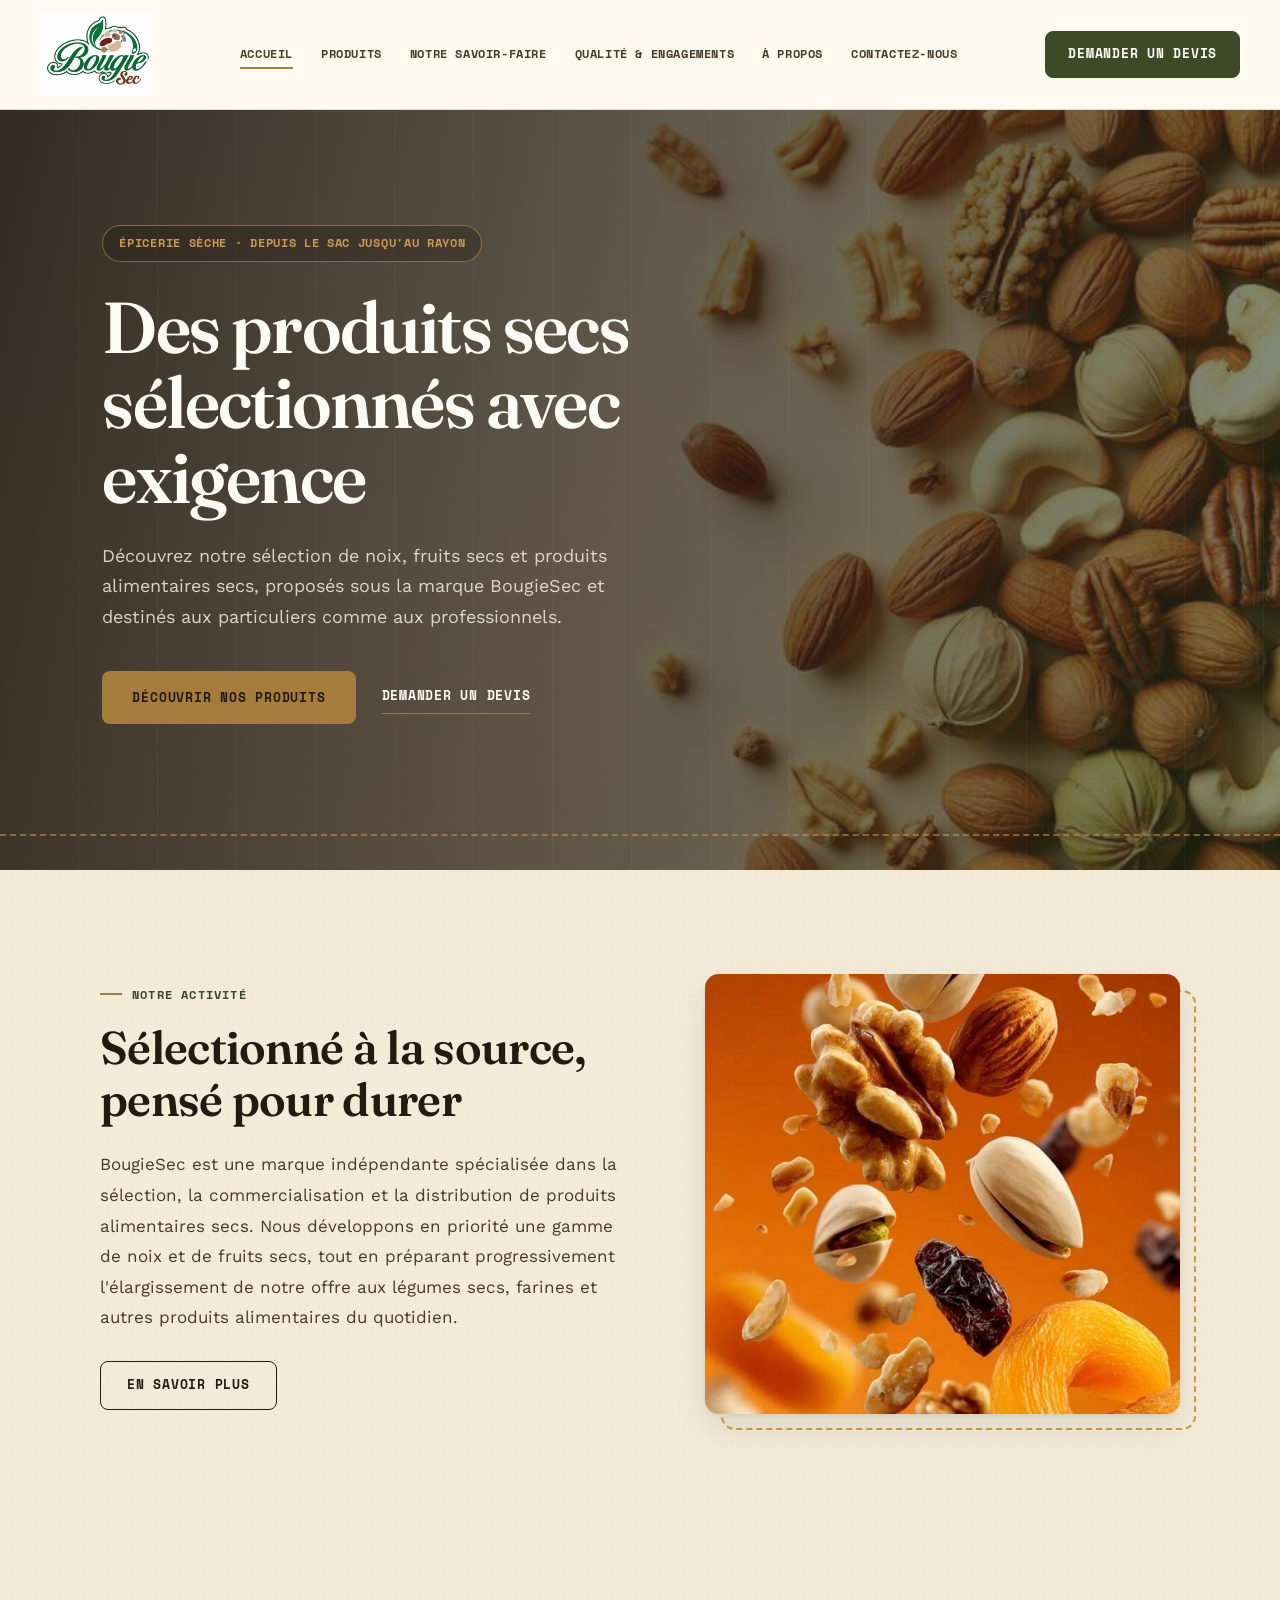
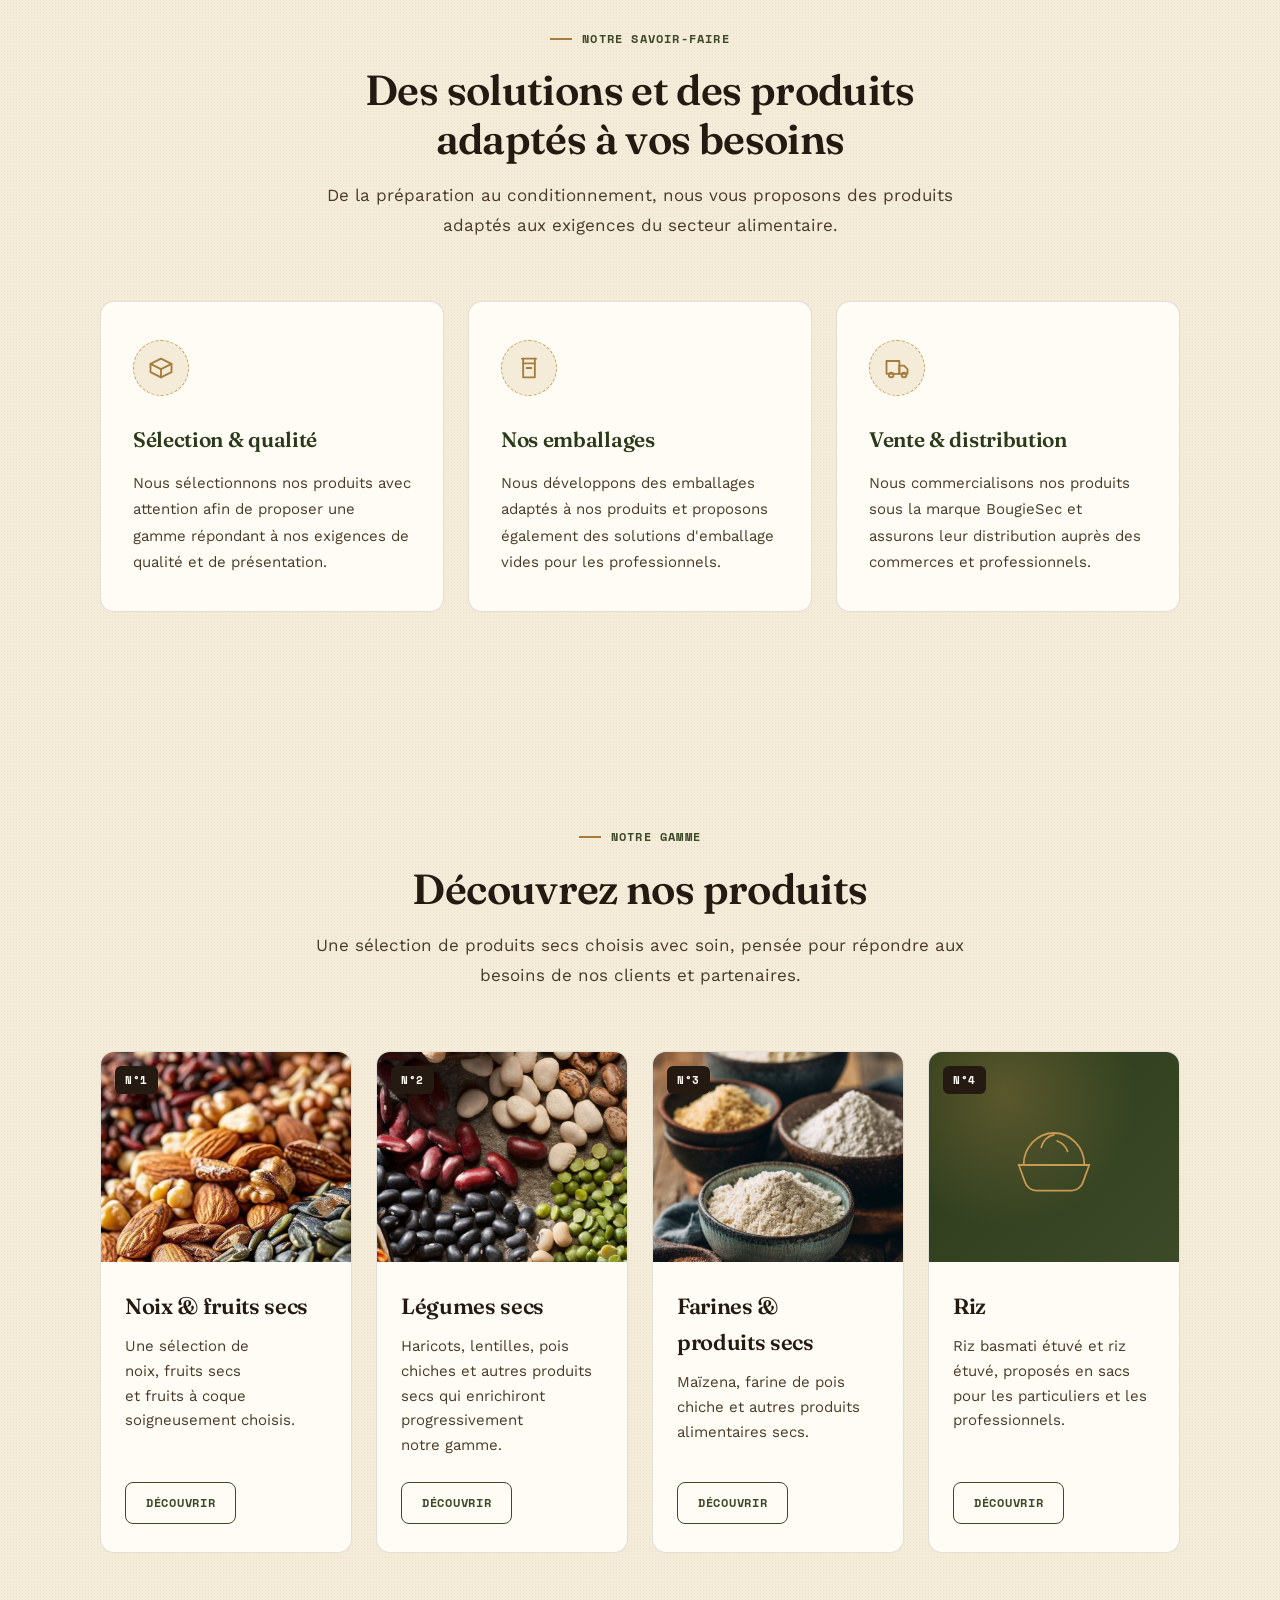
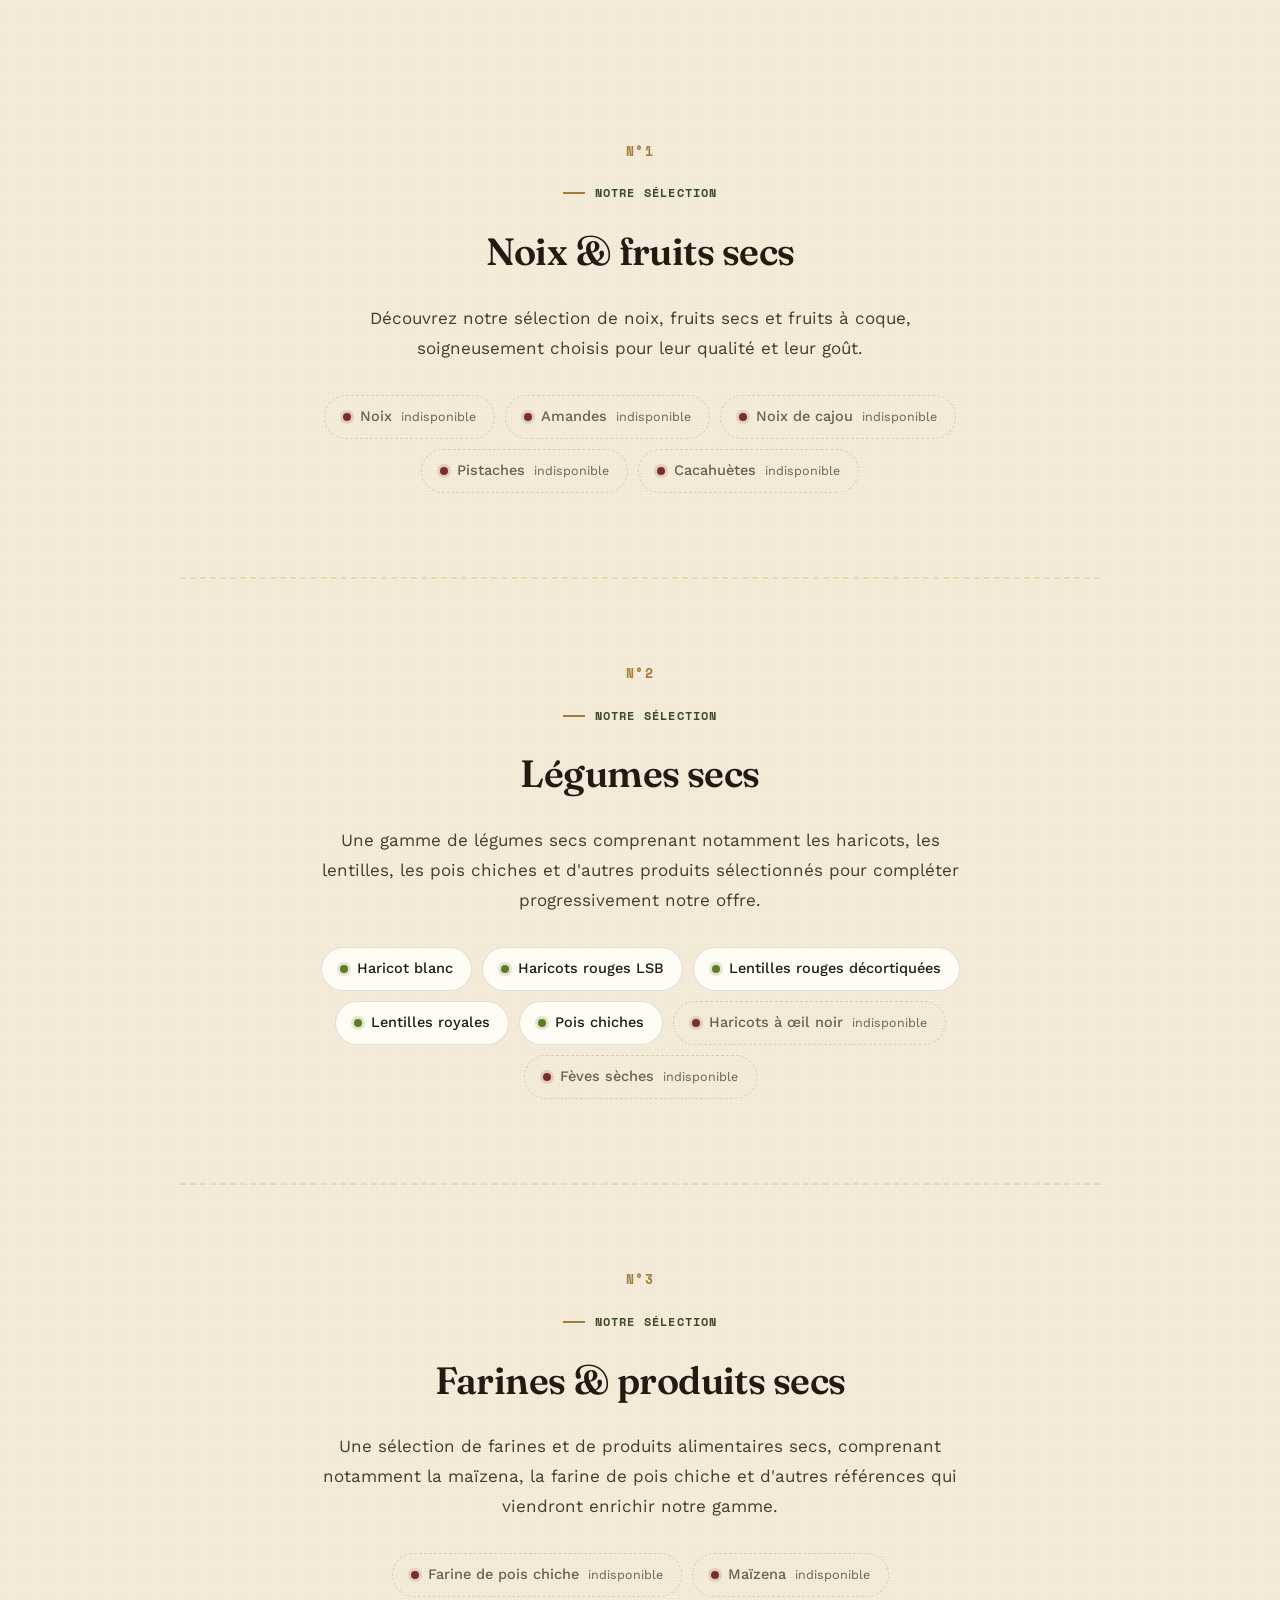
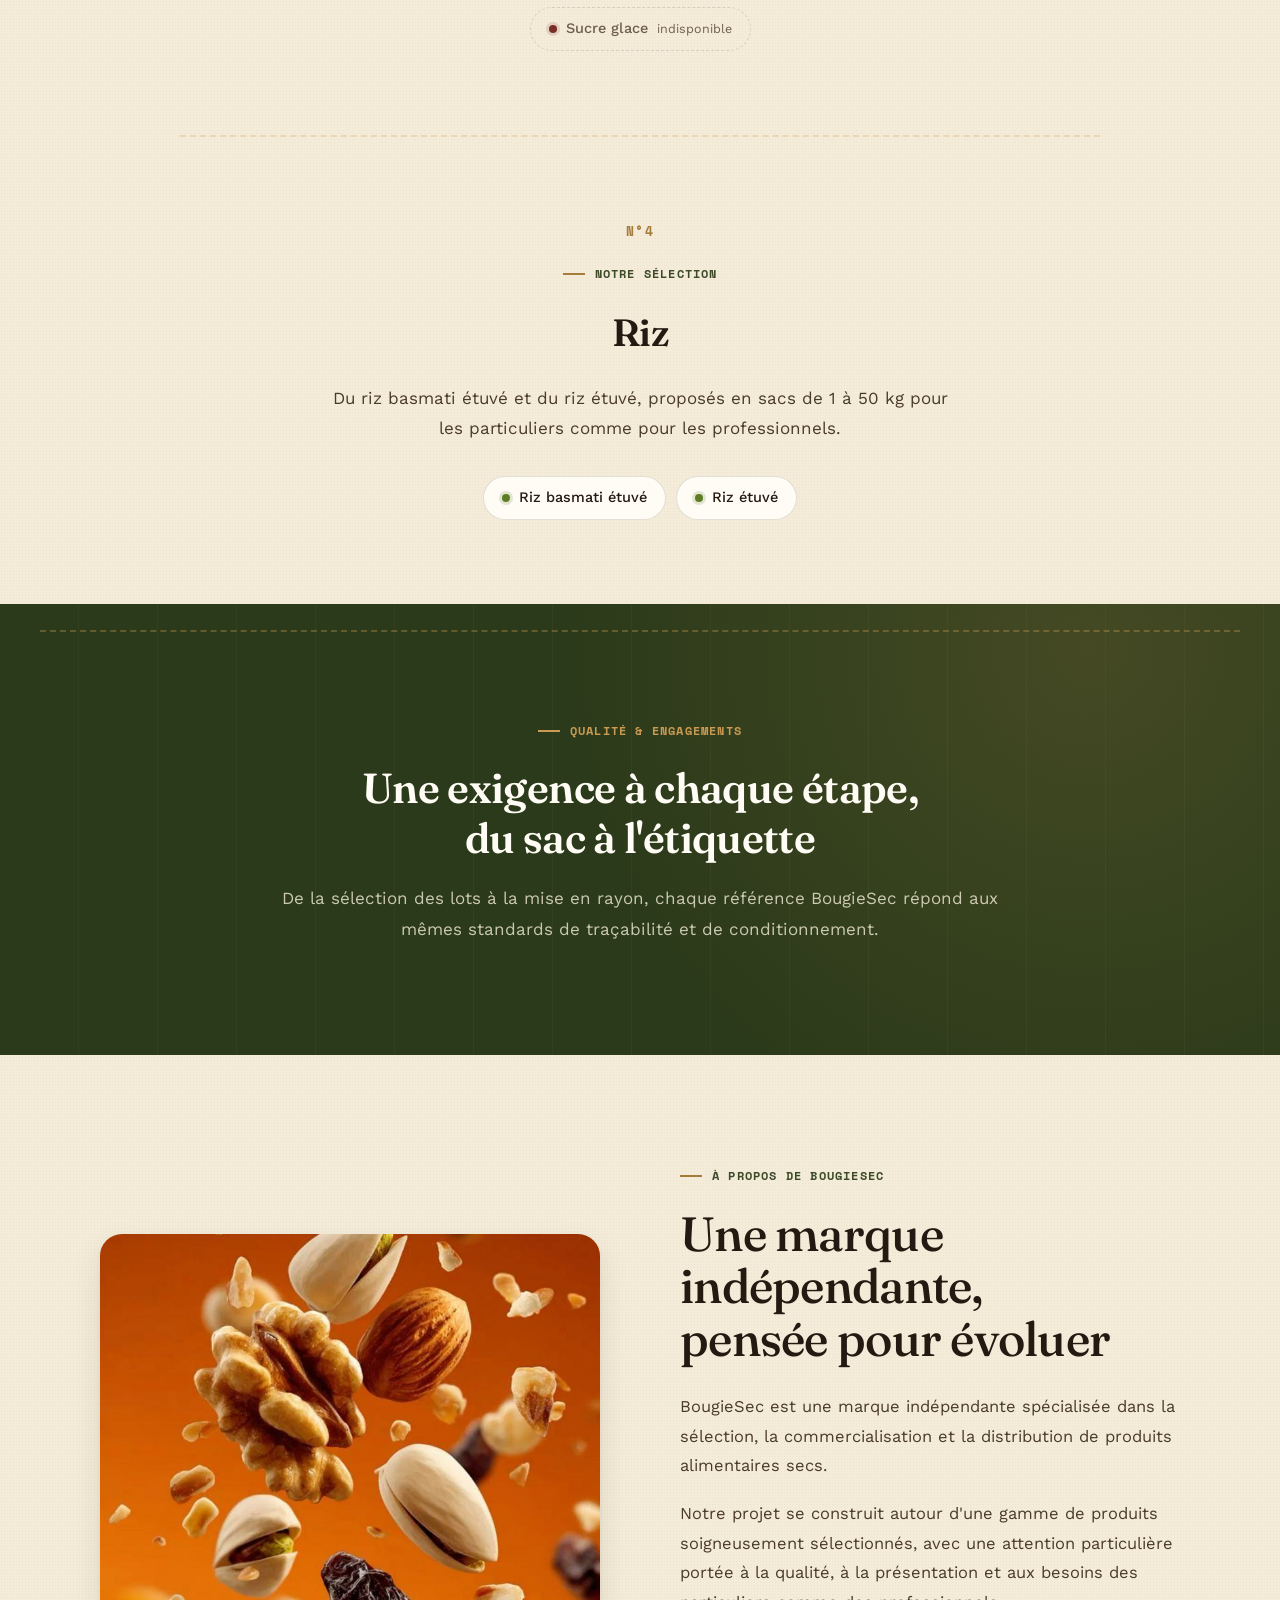
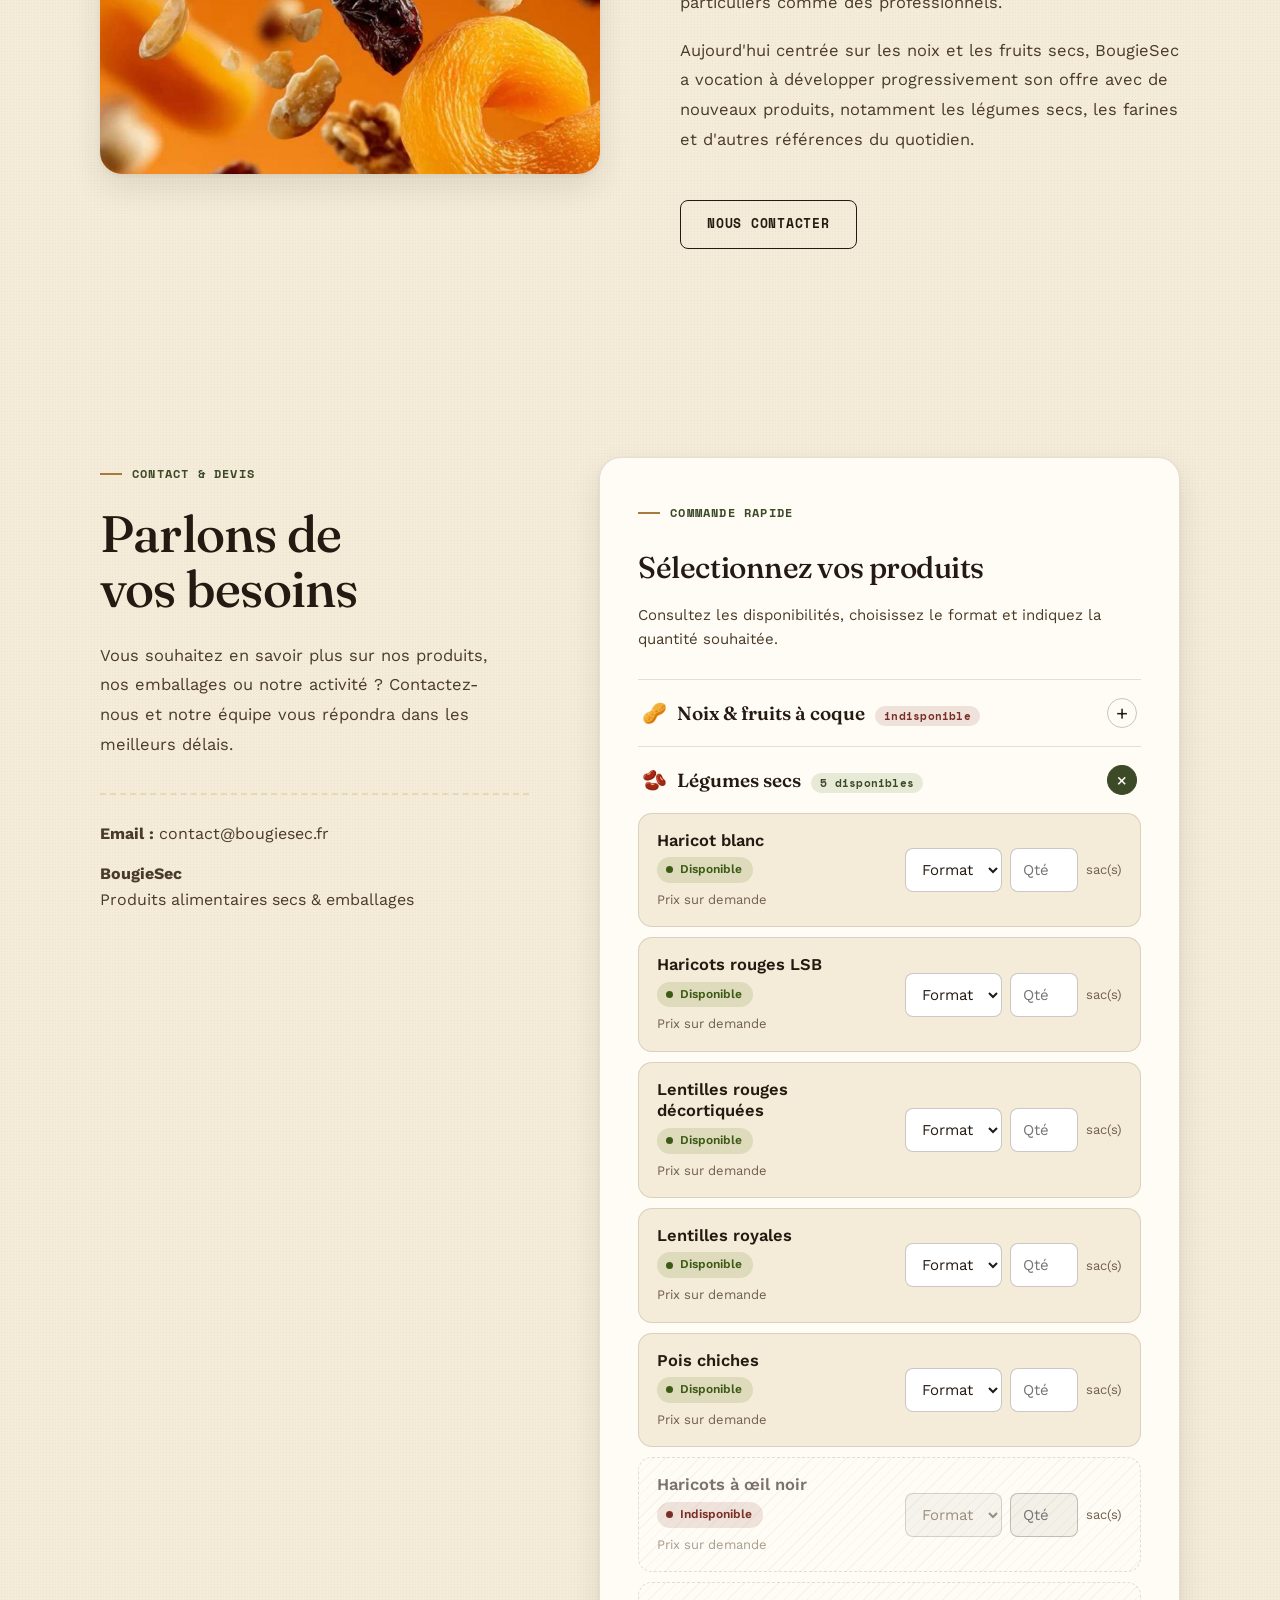
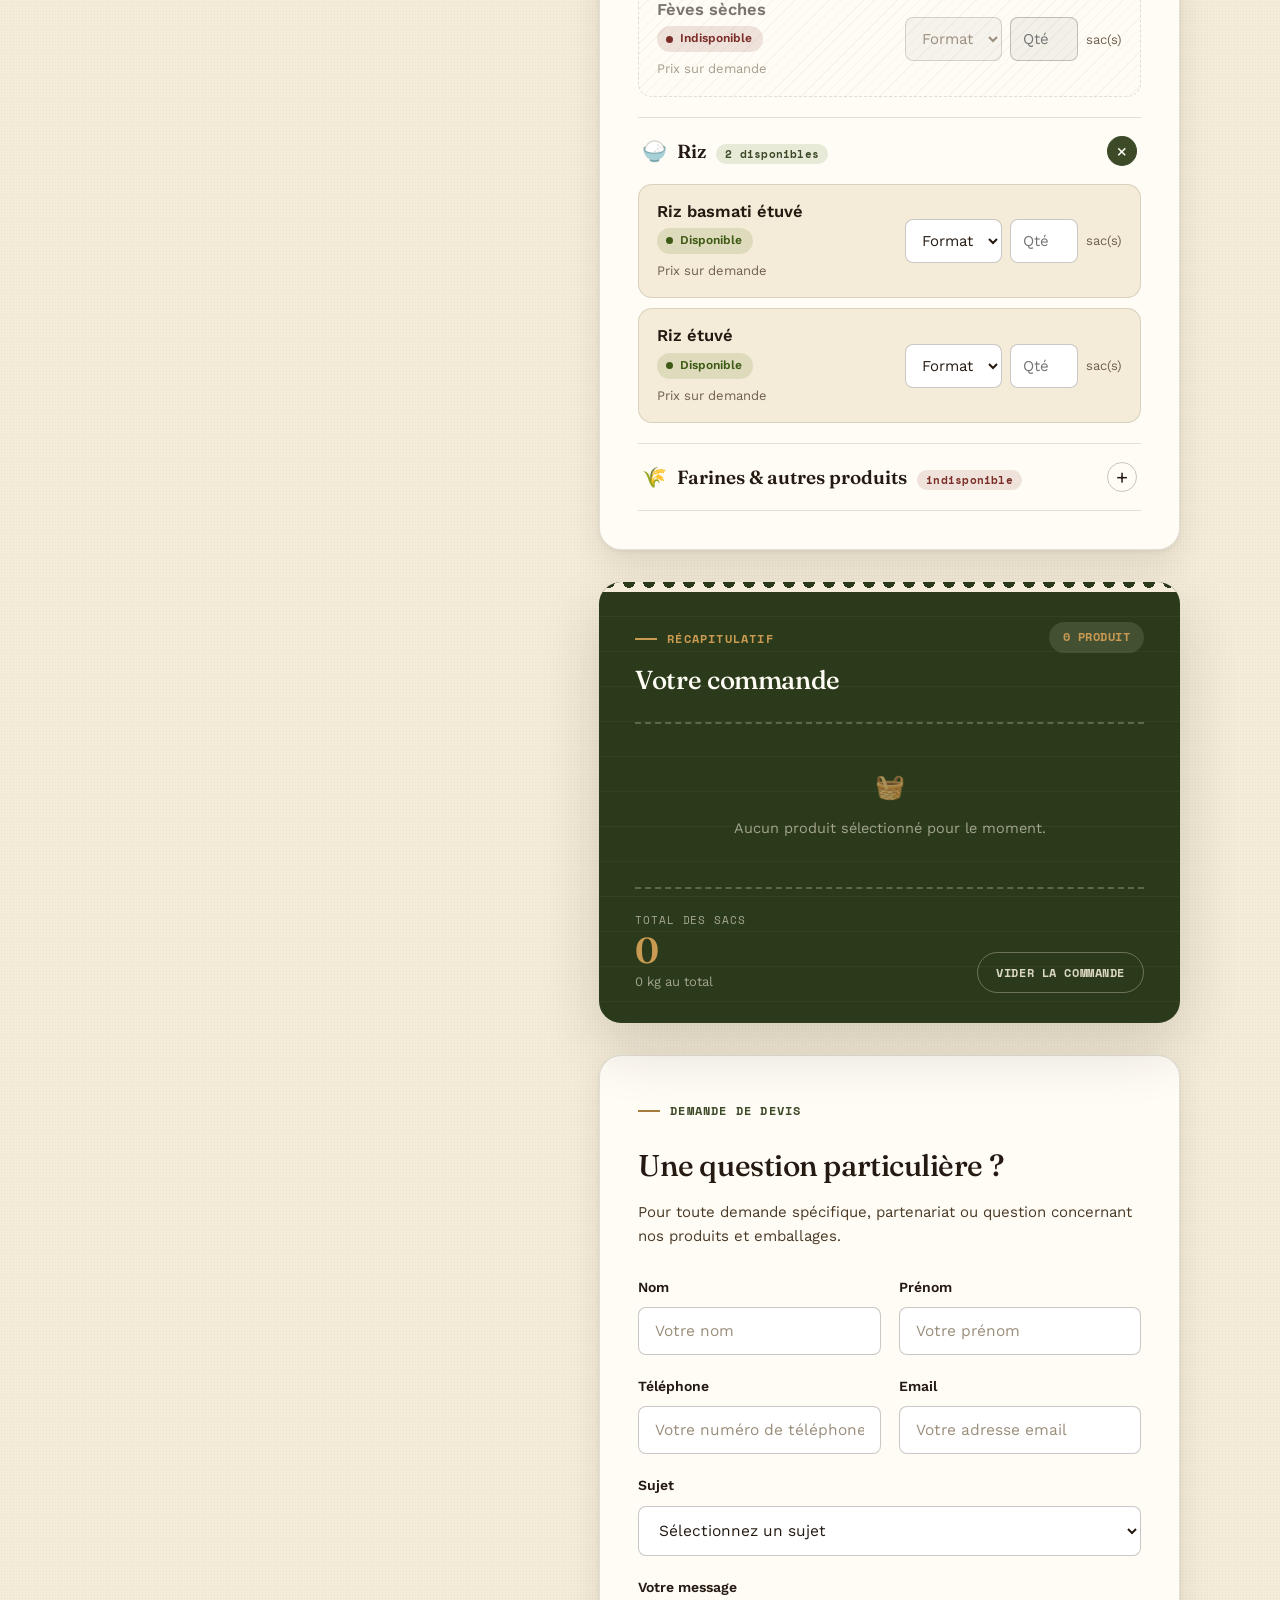
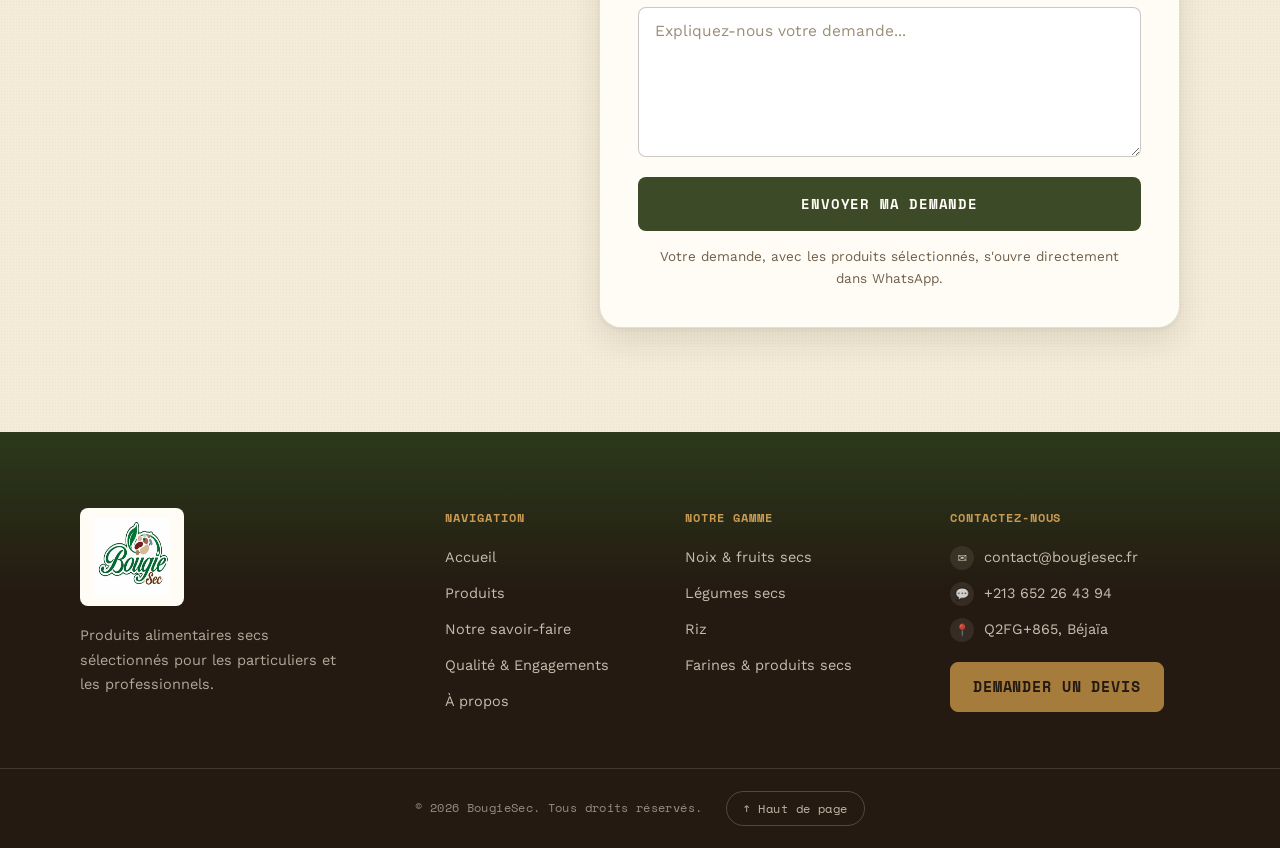
<file: index.html>
<!DOCTYPE html>
<html lang="fr">
<head>
    <meta charset="UTF-8">
    <meta name="viewport" content="width=device-width, initial-scale=1.0">
    <title>BougieSec — Noix, fruits secs et produits alimentaires secs</title>
    <meta name="description" content="BougieSec est une marque indépendante spécialisée dans la vente de noix, fruits secs, légumes secs et farines. Commande rapide et devis pour particuliers et professionnels en Algérie.">
    <meta name="robots" content="index, follow">
    <!-- À CONFIGURER : remplacez par votre vrai nom de domaine une fois choisi -->
    <link rel="canonical" href="https://votre-domaine-a-definir.com/">
    <meta property="og:type" content="website">
    <meta property="og:title" content="BougieSec — Noix, fruits secs et produits alimentaires secs">
    <meta property="og:description" content="Découvrez la sélection de noix, fruits secs et produits alimentaires secs BougieSec, pour particuliers et professionnels.">
    <meta property="og:locale" content="fr_FR">
    <link rel="preconnect" href="https://fonts.googleapis.com">
    <link rel="preconnect" href="https://fonts.gstatic.com" crossorigin>
    <link rel="stylesheet" href="https://fonts.googleapis.com/css2?family=Fraunces:opsz,wght@9..144,400;9..144,500;9..144,600;9..144,700&family=Work+Sans:wght@400;500;600&family=Space+Mono:wght@400;700&display=swap">
    <link rel="stylesheet" href="style.css">
    <link rel="icon" type="image/png" href="images/favicon.png">
    <meta name="theme-color" content="#241a12">
    <script>document.documentElement.classList.add('js');</script>
    <noscript><style>.loader{display:none}</style></noscript>
</head>
<body>

    <div class="loader" id="loader" aria-hidden="true">
        <div class="loader-inner">
            <img src="images/logo.jpg" alt="" class="loader-logo" width="120" height="90">
            <span class="loader-bar"></span>
            <span class="loader-label">BougieSec</span>
        </div>
    </div>

    <div class="toast" id="toast" role="status" aria-live="polite"></div>

    <div class="scroll-progress" id="scroll-progress"></div>

    <nav>
        <div class="logo"><img src="images/logo.jpg" alt="logo BougieSec" width="130" height="98"></div>

        <div class="menu">
            <a href="#accueil">Accueil</a>
            <a href="#produits">Produits</a>
            <a href="#savoir-faire">Notre savoir-faire</a>
            <a href="#qualite">Qualité &amp; Engagements</a>
            <a href="#apropos">À propos</a>
            <a href="#contact">Contactez-nous</a>
        </div>

        <a href="#contact" class="quote-button">Demander un devis</a>

        <button class="menu-toggle" aria-label="Ouvrir le menu">
            <span></span>
            <span></span>
            <span></span>
        </button>
    </nav>

    <section class="hero" id="accueil">
        <div class="hero-inner">
            <span class="stamp-badge">Épicerie sèche · depuis le sac jusqu'au rayon</span>
            <h1>Des produits secs<br>sélectionnés avec exigence</h1>
            <p>Découvrez notre sélection de noix, fruits secs et produits alimentaires secs, proposés sous la marque BougieSec et destinés aux particuliers comme aux professionnels.</p>
            <div class="hero-actions">
                <a href="#produits" class="hero-button">Découvrir nos produits</a>
                <a href="#contact" class="hero-link">Demander un devis</a>
            </div>
        </div>
    </section>

    <section class="about">
        <div class="about-text reveal">
            <span class="section-label">Notre activité</span>
            <h1>Sélectionné à la source,<br>pensé pour durer</h1>
            <p>
                BougieSec est une marque indépendante spécialisée dans la sélection,
                la commercialisation et la distribution de produits alimentaires secs.
                Nous développons en priorité une gamme de noix et de fruits secs, tout en préparant
                progressivement l'élargissement de notre offre aux légumes secs, farines et autres
                produits alimentaires du quotidien.
            </p>
            <a href="#apropos" class="ghost-button">En savoir plus</a>
        </div>
        <div class="about-image reveal">
            <img src="images/a-propos.jpg" alt="Sélection de produits secs BougieSec" loading="lazy" decoding="async">
        </div>
    </section>

    <section class="services" id="savoir-faire">
        <div class="services-header reveal">
            <span class="section-label">Notre savoir-faire</span>
            <h2>Des solutions et des produits adaptés à vos besoins</h2>
            <p>De la préparation au conditionnement, nous vous proposons des produits adaptés aux exigences du secteur alimentaire.</p>
        </div>

        <div class="services-grid reveal-stagger">
            <div class="service-card">
                <div class="service-icon">
                    <svg viewBox="0 0 24 24" aria-hidden="true">
                        <path d="M21 8.5 12 4 3 8.5v7L12 20l9-4.5v-7Z"/>
                        <path d="M3 8.5 12 13l9-4.5"/>
                        <path d="M12 13v7"/>
                    </svg>
                </div>
                <h3>Sélection &amp; qualité</h3>
                <p>Nous sélectionnons nos produits avec attention afin de proposer une gamme répondant à nos exigences de qualité et de présentation.</p>
            </div>

            <div class="service-card">
                <div class="service-icon">
                    <svg viewBox="0 0 24 24" aria-hidden="true">
                        <path d="M6 4h12"/>
                        <path d="M7 4v16h10V4"/>
                        <path d="M7 8h10"/>
                        <path d="M10 12h4"/>
                    </svg>
                </div>
                <h3>Nos emballages</h3>
                <p>Nous développons des emballages adaptés à nos produits et proposons également des solutions d'emballage vides pour les professionnels.</p>
            </div>

            <div class="service-card">
                <div class="service-icon">
                    <svg viewBox="0 0 24 24" aria-hidden="true">
                        <path d="M3 6h11v11H3z"/>
                        <path d="M14 10h4l3 3v4h-7z"/>
                        <circle cx="7" cy="18" r="2"/>
                        <circle cx="18" cy="18" r="2"/>
                    </svg>
                </div>
                <h3>Vente &amp; distribution</h3>
                <p>Nous commercialisons nos produits sous la marque BougieSec et assurons leur distribution auprès des commerces et professionnels.</p>
            </div>
        </div>
    </section>

    <section class="products" id="produits">
        <div class="products-header reveal">
            <span class="section-label">Notre gamme</span>
            <h2>Découvrez nos produits</h2>
            <p>Une sélection de produits secs choisis avec soin, pensée pour répondre aux besoins de nos clients et partenaires.</p>
        </div>

        <div class="products-grid reveal-stagger">
            <div class="product-card">
                <div class="product-image">
                    <img src="images/produit-noix.jpg" alt="Noix et fruits secs BougieSec" loading="lazy" decoding="async">
                    <span class="product-tag">N°1</span>
                </div>
                <div class="product-content">
                    <h3>Noix &amp; fruits secs</h3>
                    <p>Une sélection de noix, fruits secs et fruits à coque soigneusement choisis.</p>
                    <a href="#noix" class="product-button">Découvrir</a>
                </div>
            </div>

            <div class="product-card">
                <div class="product-image">
                    <img src="images/produit-legumes.jpg" alt="Légumes secs BougieSec" loading="lazy" decoding="async">
                    <span class="product-tag">N°2</span>
                </div>
                <div class="product-content">
                    <h3>Légumes secs</h3>
                    <p>Haricots, lentilles, pois chiches et autres produits secs qui enrichiront progressivement notre gamme.</p>
                    <a href="#legumes-secs" class="product-button">Découvrir</a>
                </div>
            </div>

            <div class="product-card">
                <div class="product-image">
                    <img src="images/produit-farines.jpg" alt="Farines et produits secs BougieSec" loading="lazy" decoding="async">
                    <span class="product-tag">N°3</span>
                </div>
                <div class="product-content">
                    <h3>Farines &amp; produits secs</h3>
                    <p>Maïzena, farine de pois chiche et autres produits alimentaires secs.</p>
                    <a href="#farines" class="product-button">Découvrir</a>
                </div>
            </div>

            <div class="product-card">
                <div class="product-image product-image--riz" role="img" aria-label="Riz BougieSec">
                    <svg viewBox="0 0 120 120" aria-hidden="true">
                        <g fill="none" stroke="currentColor" stroke-width="2.2" stroke-linecap="round">
                            <path d="M22 70c0-22 17-40 38-40s38 18 38 40"/>
                            <path d="M16 70h88l-8 22c-2 6-8 10-14 10H38c-6 0-12-4-14-10z"/>
                            <path d="M44 48c2-8 8-14 16-16M64 40c6 2 11 7 13 13"/>
                        </g>
                    </svg>
                    <span class="product-tag">N°4</span>
                </div>
                <div class="product-content">
                    <h3>Riz</h3>
                    <p>Riz basmati étuvé et riz étuvé, proposés en sacs pour les particuliers et les professionnels.</p>
                    <a href="#riz" class="product-button">Découvrir</a>
                </div>
            </div>
        </div>
    </section>

    <section class="product-detail reveal" id="noix">
        <span class="detail-mark">N°1</span>
        <span class="section-label">Notre sélection</span>
        <h2>Noix &amp; fruits secs</h2>
        <p>Découvrez notre sélection de noix, fruits secs et fruits à coque, soigneusement choisis pour leur qualité et leur goût.</p>
        <ul class="detail-products" data-category="noix"></ul>
    </section>

    <section class="product-detail reveal" id="legumes-secs">
        <span class="detail-mark">N°2</span>
        <span class="section-label">Notre sélection</span>
        <h2>Légumes secs</h2>
        <p>Une gamme de légumes secs comprenant notamment les haricots, les lentilles, les pois chiches et d'autres produits sélectionnés pour compléter progressivement notre offre.</p>
        <ul class="detail-products" data-category="legumes"></ul>
    </section>

    <section class="product-detail reveal" id="farines">
        <span class="detail-mark">N°3</span>
        <span class="section-label">Notre sélection</span>
        <h2>Farines &amp; produits secs</h2>
        <p>Une sélection de farines et de produits alimentaires secs, comprenant notamment la maïzena, la farine de pois chiche et d'autres références qui viendront enrichir notre gamme.</p>
        <ul class="detail-products" data-category="farines"></ul>
    </section>


    <section class="product-detail reveal" id="riz">
        <span class="detail-mark">N°4</span>
        <span class="section-label">Notre sélection</span>
        <h2>Riz</h2>
        <p>Du riz basmati étuvé et du riz étuvé, proposés en sacs de 1 à 50 kg pour les particuliers comme pour les professionnels.</p>
        <ul class="detail-products" data-category="riz"></ul>
    </section>

    <section class="cta-band" id="qualite">
        <div class="cta-band-inner reveal">
            <span class="section-label light">Qualité &amp; engagements</span>
            <h2>Une exigence à chaque étape,<br>du sac à l'étiquette</h2>
            <p>De la sélection des lots à la mise en rayon, chaque référence BougieSec répond aux mêmes standards de traçabilité et de conditionnement.</p>
        </div>
    </section>
<section class="about-page" id="apropos">

    <div class="about-page-image reveal">
        <img src="images/a-propos.jpg" alt="Produits BougieSec" loading="lazy" decoding="async">
    </div>

    <div class="about-page-content reveal">
        <span class="section-label">À propos de BougieSec</span>

        <h2>Une marque indépendante, pensée pour évoluer</h2>

        <p>
            BougieSec est une marque indépendante spécialisée dans la sélection,
            la commercialisation et la distribution de produits alimentaires secs.
        </p>

        <p>
            Notre projet se construit autour d'une gamme de produits soigneusement
            sélectionnés, avec une attention particulière portée à la qualité, à la
            présentation et aux besoins des particuliers comme des professionnels.
        </p>

        <p>
            Aujourd'hui centrée sur les noix et les fruits secs, BougieSec a vocation
            à développer progressivement son offre avec de nouveaux produits,
            notamment les légumes secs, les farines et d'autres références du
            quotidien.
        </p>

        <a href="#contact" class="ghost-button">Nous contacter</a>
    </div>

</section>
<section class="contact-section" id="contact">

    <div class="contact-intro reveal">
        <span class="section-label">Contact & devis</span>

        <h2>Parlons de vos besoins</h2>

        <p>
            Vous souhaitez en savoir plus sur nos produits, nos emballages
            ou notre activité ? Contactez-nous et notre équipe vous répondra
            dans les meilleurs délais.
        </p>

        <div class="contact-info">
            <p><strong>Email :</strong> contact@bougiesec.fr</p>
            <p><strong>BougieSec</strong><br>Produits alimentaires secs & emballages</p>
        </div>
    </div>
<div class="contact-actions">

    <!-- COMMANDE RAPIDE -->
    <div class="order-panel reveal">

        <div class="panel-heading">
            <span class="section-label">Commande rapide</span>
            <h3>Sélectionnez vos produits</h3>
            <p>Consultez les disponibilités, choisissez le format et indiquez la quantité souhaitée.</p>
        </div>

        <!-- Catégories et produits : générés depuis le catalogue (products-data.js / base de données) -->
        <div class="order-categories" id="order-categories"></div>

    </div>
<div class="order-summary">

    <div class="summary-header">
        <div>
            <span class="section-label">Récapitulatif</span>
            <h3>Votre commande</h3>
        </div>

        <span class="summary-count">0 produit</span>
    </div>

    <div class="summary-items">
        <p class="empty-order">
            Aucun produit sélectionné pour le moment.
        </p>
    </div>

    <div class="summary-footer">

        <div class="summary-total">
            <span>Total des sacs</span>
            <strong>0</strong>
            <span class="summary-weight">0 kg au total</span>
            <span class="summary-price" id="summary-price"></span>
        </div>

        <button type="button" class="clear-order">
            Vider la commande
        </button>

    </div>

</div>
    <!-- FORMULAIRE DE DEVIS / QUESTION -->
    <form class="contact-form reveal" id="contact-form">

        <div class="panel-heading">
            <span class="section-label">Demande de devis</span>
            <h3>Une question particulière ?</h3>
            <p>Pour toute demande spécifique, partenariat ou question concernant nos produits et emballages.</p>
        </div>

        <div class="form-row">
            <div class="form-group">
                <label for="lastname">Nom</label>
                <input type="text" id="lastname" placeholder="Votre nom">
            </div>

            <div class="form-group">
                <label for="firstname">Prénom</label>
                <input type="text" id="firstname" placeholder="Votre prénom">
            </div>
        </div>

        <div class="form-row">
            <div class="form-group">
                <label for="phone">Téléphone</label>
                <input type="tel" id="phone" placeholder="Votre numéro de téléphone">
            </div>

            <div class="form-group">
                <label for="email">Email</label>
                <input type="email" id="email" placeholder="Votre adresse email">
            </div>
        </div>

        <div class="form-group">
            <label for="subject">Sujet</label>

            <select id="subject">
                <option value="">Sélectionnez un sujet</option>
                <option>Demande de devis</option>
                <option>Informations sur les produits</option>
                <option>Emballages</option>
                <option>Partenariat professionnel</option>
                <option>Autre demande</option>
            </select>
        </div>

        <div class="form-group">
            <label for="message">Votre message</label>

            <textarea
                id="message"
                rows="6"
                placeholder="Expliquez-nous votre demande..."
            ></textarea>
        </div>

        <!-- Champ piège anti-spam : invisible pour les humains -->
        <div class="hp-field" aria-hidden="true">
            <label for="website">Ne pas remplir</label>
            <input type="text" id="website" name="website" tabindex="-1" autocomplete="off">
        </div>

        <button type="submit" class="form-button">
            Envoyer ma demande
        </button>
        <p class="form-note">Votre demande, avec les produits sélectionnés, s'ouvre directement dans WhatsApp.</p>

    </form>

</div>
    
</section>
    <footer id="pied-de-page">
        <div class="footer-inner">
            <div class="footer-brand">
                <img src="images/logo.jpg" alt="logo BougieSec" loading="lazy" width="130" height="98">
                <p>Produits alimentaires secs sélectionnés pour les particuliers et les professionnels.</p>
            </div>

            <div class="footer-links">
                <h4>Navigation</h4>
                <a href="#accueil">Accueil</a>
                <a href="#produits">Produits</a>
                <a href="#savoir-faire">Notre savoir-faire</a>
                <a href="#qualite">Qualité &amp; Engagements</a>
                <a href="#apropos">À propos</a>
            </div>

            <div class="footer-links">
                <h4>Notre gamme</h4>
                <a href="#noix">Noix &amp; fruits secs</a>
                <a href="#legumes-secs">Légumes secs</a>
                <a href="#riz">Riz</a>
                <a href="#farines">Farines &amp; produits secs</a>
            </div>

            <div class="footer-contact">
                <h4>Contactez-nous</h4>
                <a href="mailto:contact@bougiesec.fr" class="footer-contact-line">
                    <span class="footer-icon" aria-hidden="true">✉</span> contact@bougiesec.fr
                </a>
                <a href="https://wa.me/213652264394" target="_blank" rel="noopener" class="footer-contact-line">
                    <span class="footer-icon" aria-hidden="true">💬</span> +213 652 26 43 94
                </a>
                <a href="https://maps.google.com/?q=Q2FG%2B865+B%C3%A9ja%C3%AFa" target="_blank" rel="noopener" class="footer-contact-line">
                    <span class="footer-icon" aria-hidden="true">📍</span> Q2FG+865, Béjaïa
                </a>
                <a href="#contact" class="quote-button">Demander un devis</a>
            </div>
        </div>
        <div class="footer-bottom">
            <span>© 2026 BougieSec. Tous droits réservés.</span>
            <button type="button" class="back-to-top" id="back-to-top" aria-label="Retour en haut">↑ Haut de page</button>
        </div>
    </footer>

    <script src="config.js" defer></script>
    <script src="db.js" defer></script>
    <script src="products-data.js" defer></script>
    <script src="script.js" defer></script>

</body>
</html>
</file>
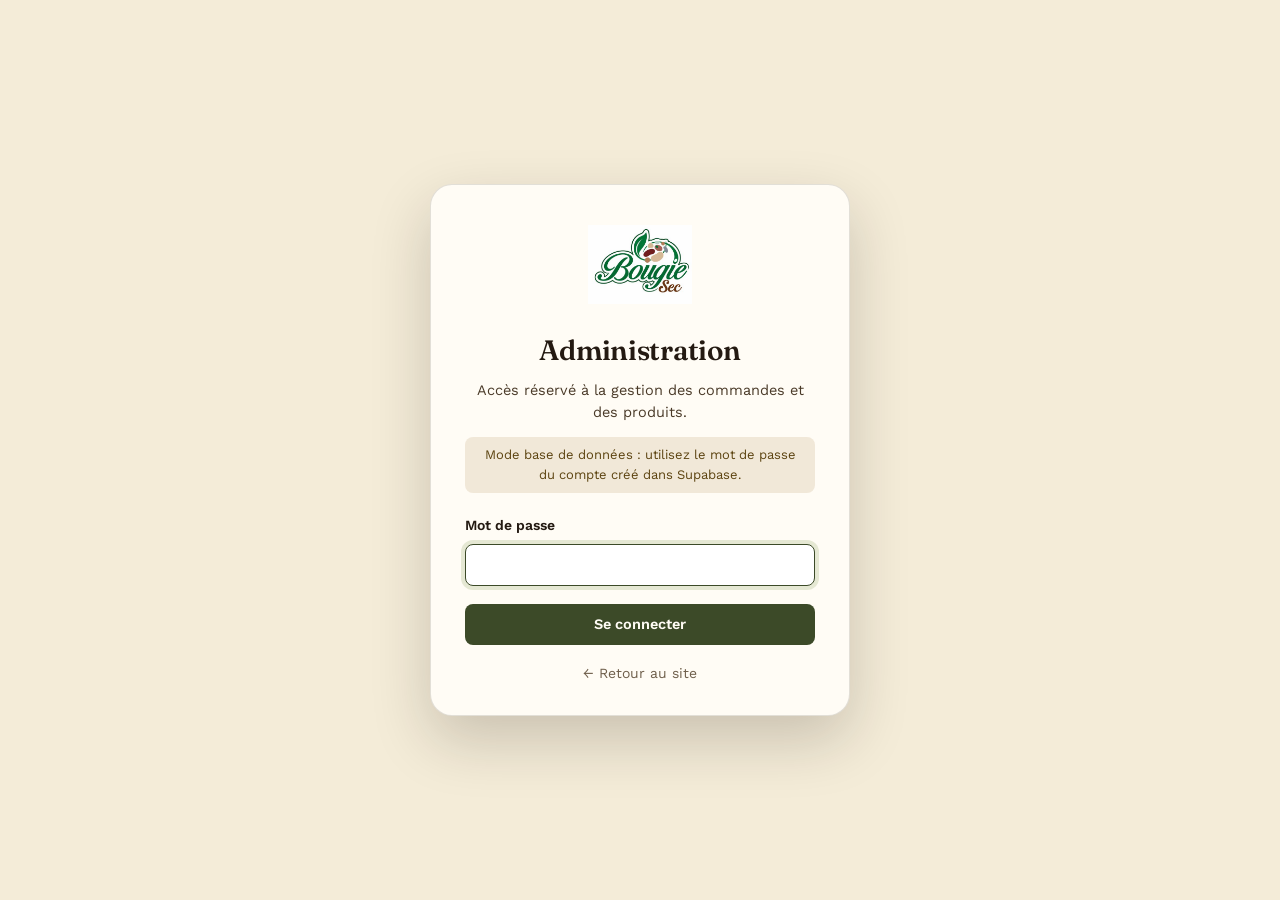
<file: admin/index.html>
<!DOCTYPE html>
<html lang="fr">
<head>
    <meta charset="UTF-8">
    <meta name="viewport" content="width=device-width, initial-scale=1.0">
    <meta name="robots" content="noindex, nofollow">
    <title>Administration — BougieSec</title>
    <link rel="preconnect" href="https://fonts.googleapis.com">
    <link rel="preconnect" href="https://fonts.gstatic.com" crossorigin>
    <link rel="stylesheet" href="https://fonts.googleapis.com/css2?family=Fraunces:opsz,wght@9..144,500;9..144,600&family=Work+Sans:wght@400;500;600&display=swap">
    <link rel="stylesheet" href="style.css">
    <link rel="icon" type="image/png" href="../images/favicon.png">
</head>
<body>

    <!-- ============ CONNEXION ============ -->
    <main class="login" id="login-screen">
        <form class="login-card" id="login-form" autocomplete="on">
            <img src="../images/logo.jpg" alt="BougieSec" class="login-logo" width="120" height="90">
            <h1>Administration</h1>
            <p class="login-sub">Accès réservé à la gestion des commandes et des produits.</p>
            <p class="login-mode" id="login-mode"></p>

            <label class="field" id="email-field" hidden>
                <span>Email administrateur</span>
                <input type="email" id="login-email" autocomplete="username" placeholder="vous@exemple.com">
            </label>

            <label class="field">
                <span>Mot de passe</span>
                <input type="password" id="login-password" autocomplete="current-password" required autofocus>
            </label>

            <p class="form-error" id="login-error" role="alert" hidden></p>

            <button type="submit" class="btn btn-primary btn-block" id="login-submit">Se connecter</button>
            <a class="back-link" href="../index.html">← Retour au site</a>
        </form>
    </main>

    <!-- ============ APPLICATION ============ -->
    <div class="app" id="app" hidden>

        <header class="topbar">
            <div class="topbar-brand">
                <img src="../images/logo.jpg" alt="" width="64" height="48">
                <div>
                    <strong>BougieSec</strong>
                    <span>Administration</span>
                </div>
            </div>

            <nav class="tabs" role="tablist" aria-label="Sections">
                <button class="tab is-active" role="tab" id="tab-orders" aria-selected="true" aria-controls="panel-orders" data-tab="orders">
                    Commandes <span class="tab-badge" id="badge-new" hidden>0</span>
                </button>
                <button class="tab" role="tab" id="tab-products" aria-selected="false" aria-controls="panel-products" data-tab="products">
                    Produits <span class="tab-badge tab-badge--warn" id="badge-dirty" hidden>•</span>
                </button>
            </nav>

            <div class="topbar-right">
                <span class="mode-pill" id="mode-pill"></span>
                <a class="btn btn-ghost btn-small" href="../index.html" target="_blank" rel="noopener">Voir le site</a>
                <button type="button" class="btn btn-ghost btn-small" id="logout">Déconnexion</button>
            </div>
        </header>

        <div class="notice" id="mode-notice" hidden></div>

        <!-- ---------- COMMANDES ---------- -->
        <section class="panel" id="panel-orders" role="tabpanel" aria-labelledby="tab-orders">

            <div class="stats" id="stats"></div>

            <div class="toolbar">
                <input type="search" id="order-search" placeholder="Rechercher un nom, un téléphone, un produit…" aria-label="Rechercher une commande">
                <select id="order-status-filter" aria-label="Filtrer par statut">
                    <option value="">Tous les statuts</option>
                    <option value="nouveau">Nouvelles</option>
                    <option value="en_cours">En cours</option>
                    <option value="traite">Traitées</option>
                    <option value="annule">Annulées</option>
                </select>
                <select id="order-type-filter" aria-label="Filtrer par type">
                    <option value="">Commandes et demandes</option>
                    <option value="commande">Commandes uniquement</option>
                    <option value="demande">Demandes uniquement</option>
                </select>
                <button type="button" class="btn btn-ghost" id="orders-refresh">Actualiser</button>
                <button type="button" class="btn btn-ghost" id="orders-export">Exporter (CSV)</button>
            </div>

            <p class="form-error" id="orders-error" role="alert" hidden></p>

            <div class="table-wrap">
                <table class="table" id="orders-table">
                    <thead>
                        <tr>
                            <th>Date</th>
                            <th>Client</th>
                            <th>Produits</th>
                            <th>Statut</th>
                            <th class="col-actions"><span class="sr-only">Actions</span></th>
                        </tr>
                    </thead>
                    <tbody id="orders-body"></tbody>
                </table>
            </div>
            <p class="empty" id="orders-empty" hidden></p>
        </section>

        <!-- ---------- PRODUITS ---------- -->
        <section class="panel" id="panel-products" role="tabpanel" aria-labelledby="tab-products" hidden>

            <div class="panel-head">
                <div>
                    <h2>Catalogue produits</h2>
                    <p>Modifiez le nom, le prix (en DA par kg) et la disponibilité. Les changements apparaissent sur le site dès que vous enregistrez.</p>
                </div>
                <div class="panel-head-actions">
                    <button type="button" class="btn btn-ghost" id="products-reset">Rétablir le catalogue par défaut</button>
                    <button type="button" class="btn btn-primary" id="products-save">Enregistrer</button>
                </div>
            </div>

            <form class="add-product" id="add-product-form">
                <strong>Ajouter un produit</strong>
                <input type="text" id="new-name" placeholder="Nom du produit" required aria-label="Nom du nouveau produit">
                <select id="new-category" aria-label="Catégorie"></select>
                <select id="new-availability" aria-label="Disponibilité">
                    <option value="disponible">Disponible</option>
                    <option value="limite">Stock limité</option>
                    <option value="indisponible">Indisponible</option>
                </select>
                <input type="number" id="new-price" min="0" step="1" placeholder="Prix DA/kg" aria-label="Prix en DA par kg">
                <button type="submit" class="btn btn-ghost">Ajouter</button>
            </form>

            <div id="products-groups"></div>
        </section>
    </div>

    <!-- ============ DÉTAIL D'UNE COMMANDE ============ -->
    <dialog class="dialog" id="order-dialog" aria-labelledby="dialog-title">
        <div class="dialog-inner" id="dialog-content"></div>
    </dialog>

    <div class="toast" id="toast" role="status" aria-live="polite"></div>

    <script src="../config.js"></script>
    <script src="../db.js"></script>
    <script src="../products-data.js"></script>
    <script src="script.js"></script>
</body>
</html>
</file>
<file: style.css>
/* =========================================================
   BougieSec — feuille de style
   Identité conservée : noyer, olive, jute, farine, grenat.
   Signature visuelle : la « couture de sac » (pointillé jute)
   qui rappelle un sac de toile cousu — utilisée avec parcimonie.
   ========================================================= */

:root {
    /* Couleurs */
    --noyer: #241a12;
    --noyer-soft: #4a3a28;
    --noyer-mute: #6f5f4b;
    --olive: #3c4a28;
    --olive-deep: #2b3a1a;
    --feuille: #5d7c23;          /* vert « disponible » */
    --jute: #a67c3d;
    --jute-light: #c99a52;
    --jute-pale: #ead7b4;
    --farine: #f4ecd8;
    --papier: #fffcf5;
    --grenat: #7a2e27;
    --ligne: rgba(36, 26, 18, 0.13);
    --ligne-forte: rgba(36, 26, 18, 0.24);

    /* Alias hérités */
    --blanc: var(--papier);
    --texte: var(--noyer-soft);
    --noir: var(--noyer);
    --vert-bougie: var(--olive);
    --or-bougie: var(--jute);

    /* Typographie */
    --font-display: "Fraunces", "Georgia", serif;
    --font-body: "Work Sans", "Segoe UI", system-ui, sans-serif;
    --font-label: "Space Mono", "Courier New", monospace;

    /* Rayons : petit (champs, boutons) / moyen (cartes) / grand (panneaux) */
    --r-s: 8px;
    --r-m: 14px;
    --r-l: 22px;

    /* Ombres */
    --shadow-s: 0 1px 2px rgba(36, 26, 18, 0.06), 0 4px 12px rgba(36, 26, 18, 0.05);
    --shadow-m: 0 2px 4px rgba(36, 26, 18, 0.05), 0 14px 32px rgba(36, 26, 18, 0.1);
    --shadow-l: 0 24px 60px rgba(36, 26, 18, 0.16);

    /* Mise en page */
    --gutter: 40px;
    --section-y: 104px;
    --max: 1160px;

    --ease: cubic-bezier(0.22, 1, 0.36, 1);
}

@media (prefers-reduced-motion: reduce) {
    *, *::before, *::after {
        animation-duration: 0.01ms !important;
        animation-iteration-count: 1 !important;
        transition-duration: 0.01ms !important;
        scroll-behavior: auto !important;
    }
}

* {
    box-sizing: border-box;
    margin: 0;
    padding: 0;
}

html {
    scroll-behavior: smooth;
    scroll-padding-top: 84px;
    -webkit-text-size-adjust: 100%;
}

body {
    background-color: var(--farine);
    background-image: radial-gradient(rgba(36, 26, 18, 0.045) 1px, transparent 1px);
    background-size: 3px 3px;
    color: var(--noyer);
    font-family: var(--font-body);
    font-size: 16px;
    line-height: 1.65;
    -webkit-font-smoothing: antialiased;
    text-rendering: optimizeLegibility;
}

img {
    max-width: 100%;
    display: block;
}

h1, h2, h3, h4 {
    font-family: var(--font-display);
    font-weight: 600;
    color: var(--noyer);
    letter-spacing: -0.015em;
    text-wrap: balance;
}

p {
    text-wrap: pretty;
}

a {
    color: inherit;
}

:focus-visible {
    outline: 2px solid var(--jute);
    outline-offset: 3px;
    border-radius: 4px;
}

::selection {
    background: var(--jute-pale);
    color: var(--noyer);
}

/* =========================================================
   ÉTIQUETTE DE SECTION
   ========================================================= */
.section-label {
    display: inline-flex;
    align-items: center;
    gap: 10px;
    margin-bottom: 18px;
    color: var(--olive);
    font-family: var(--font-label);
    font-size: 12px;
    font-weight: 700;
    letter-spacing: 0.1em;
    text-transform: uppercase;
}

.section-label::before {
    content: "";
    width: 22px;
    height: 2px;
    background-color: var(--jute);
    flex-shrink: 0;
}

.section-label.light {
    color: var(--jute-light);
}

.section-label.light::before {
    background-color: var(--jute-light);
}

/* =========================================================
   BOUTONS
   ========================================================= */
.quote-button,
.hero-button,
.ghost-button,
.product-button,
.form-button {
    display: inline-flex;
    align-items: center;
    justify-content: center;
    border-radius: var(--r-s);
    font-family: var(--font-label);
    font-size: 12.5px;
    font-weight: 700;
    letter-spacing: 0.06em;
    text-transform: uppercase;
    text-decoration: none;
    white-space: nowrap;
    cursor: pointer;
    transition: background-color 0.25s ease, color 0.25s ease, border-color 0.25s ease,
                transform 0.25s var(--ease), box-shadow 0.25s var(--ease);
}

.quote-button:active,
.hero-button:active,
.ghost-button:active,
.product-button:active,
.form-button:active {
    transform: translateY(0) scale(0.97);
}

.quote-button {
    padding: 12px 22px;
    background-color: var(--olive);
    color: var(--papier);
    border: 1.5px solid var(--olive);
}

.quote-button:hover {
    background-color: var(--noyer);
    border-color: var(--noyer);
    transform: translateY(-2px);
    box-shadow: 0 8px 18px rgba(36, 26, 18, 0.18);
}

.ghost-button {
    margin-top: 28px;
    padding: 13px 26px;
    border: 1.5px solid var(--noyer);
    background-color: transparent;
    color: var(--noyer);
}

.ghost-button:hover {
    background-color: var(--noyer);
    color: var(--papier);
    transform: translateY(-2px);
}

/* =========================================================
   NAVIGATION
   ========================================================= */
nav {
    position: sticky;
    top: 0;
    z-index: 20;
    display: flex;
    align-items: center;
    justify-content: space-between;
    gap: 24px;
    padding: 12px var(--gutter);
    background-color: rgba(255, 252, 245, 0.88);
    -webkit-backdrop-filter: saturate(1.4) blur(14px);
    backdrop-filter: saturate(1.4) blur(14px);
    border-bottom: 1px solid var(--ligne);
    transition: box-shadow 0.3s ease, padding 0.3s var(--ease);
}

nav.nav-scrolled {
    padding-block: 8px;
    box-shadow: 0 6px 24px rgba(36, 26, 18, 0.09);
}

.logo img {
    width: 112px;
    height: auto;
    transition: width 0.3s var(--ease);
}

nav.nav-scrolled .logo img {
    width: 96px;
}

.menu {
    display: flex;
    align-items: center;
    gap: 2px;
    font-family: var(--font-label);
}

.menu a {
    position: relative;
    padding: 10px 13px;
    color: var(--noyer-soft);
    font-size: 12px;
    font-weight: 700;
    letter-spacing: 0.05em;
    text-transform: uppercase;
    text-decoration: none;
    transition: color 0.25s ease;
}

.menu a::after {
    content: "";
    position: absolute;
    left: 13px;
    right: 13px;
    bottom: 5px;
    height: 2px;
    background-color: var(--jute);
    transform: scaleX(0);
    transform-origin: left;
    transition: transform 0.3s var(--ease);
}

.menu a:hover,
.menu a.is-active {
    color: var(--olive);
}

.menu a:hover::after,
.menu a.is-active::after {
    transform: scaleX(1);
}

.menu-toggle {
    display: none;
}

/* =========================================================
   HERO — le moment fort de la page
   ========================================================= */
.hero {
    position: relative;
    min-height: min(86vh, 760px);
    display: flex;
    align-items: center;
    padding: 90px max(var(--gutter), 8%) 120px;
    background-color: var(--noyer);
    background-image:
        linear-gradient(105deg, rgba(36, 26, 18, 0.93) 0%, rgba(36, 26, 18, 0.7) 48%, rgba(43, 58, 26, 0.55) 100%),
        url("images/hero-noix.jpg");
    background-size: cover;
    background-position: center;
    overflow: hidden;
}

/* Fines lignes verticales, comme la trame d'un sac de toile */
.hero::before {
    content: "";
    position: absolute;
    inset: 0;
    background-image: repeating-linear-gradient(
        90deg,
        transparent 0,
        transparent 78px,
        rgba(244, 236, 216, 0.04) 78px,
        rgba(244, 236, 216, 0.04) 79px
    );
    pointer-events: none;
}

/* La couture : pointillé jute sur le bas du hero */
.hero::after {
    content: "";
    position: absolute;
    left: 0;
    right: 0;
    bottom: 34px;
    height: 0;
    border-top: 2px dashed rgba(201, 154, 82, 0.55);
    pointer-events: none;
}

.hero-inner {
    position: relative;
    max-width: 720px;
    color: var(--papier);
}

.stamp-badge {
    display: inline-block;
    margin-bottom: 28px;
    padding: 8px 16px;
    border: 1px solid rgba(201, 154, 82, 0.55);
    border-radius: 999px;
    background-color: rgba(36, 26, 18, 0.35);
    font-family: var(--font-label);
    font-size: 11.5px;
    font-weight: 700;
    letter-spacing: 0.06em;
    text-transform: uppercase;
    color: var(--jute-light);
}

.hero h1 {
    font-size: clamp(40px, 6.2vw, 72px);
    font-weight: 600;
    line-height: 1.04;
    letter-spacing: -0.025em;
    color: var(--papier);
}

.hero p {
    max-width: 520px;
    margin-top: 26px;
    font-size: 18px;
    line-height: 1.7;
    color: rgba(244, 236, 216, 0.86);
}

.hero-actions {
    display: flex;
    flex-wrap: wrap;
    align-items: center;
    gap: 14px 26px;
    margin-top: 38px;
}

.hero-button {
    padding: 16px 30px;
    background-color: var(--jute);
    color: var(--noyer);
    font-size: 13px;
}

.hero-button:hover {
    background-color: var(--papier);
    transform: translateY(-3px);
    box-shadow: 0 12px 26px rgba(0, 0, 0, 0.3);
}

.hero-link {
    padding: 6px 0;
    border-bottom: 1.5px solid rgba(201, 154, 82, 0.6);
    color: var(--papier);
    font-family: var(--font-label);
    font-size: 12.5px;
    font-weight: 700;
    letter-spacing: 0.06em;
    text-transform: uppercase;
    text-decoration: none;
    transition: border-color 0.25s ease, color 0.25s ease;
}

.hero-link:hover {
    color: var(--jute-light);
    border-color: var(--jute-light);
}

/* =========================================================
   MISE EN PAGE DES SECTIONS
   (chaque section a son propre sélecteur : pas de conflit)
   ========================================================= */
.about,
.services,
.products,
.about-page,
.contact-section {
    max-width: var(--max);
    margin: 0 auto;
    padding: var(--section-y) var(--gutter);
}

/* =========================================================
   NOTRE ACTIVITÉ
   ========================================================= */
.about {
    display: grid;
    grid-template-columns: 1.05fr 0.95fr;
    gap: 80px;
    align-items: center;
}

.about-text h1 {
    margin-bottom: 24px;
    font-size: clamp(32px, 4vw, 46px);
    line-height: 1.12;
}

.about-text p {
    max-width: 52ch;
    color: var(--noyer-soft);
    font-size: 17px;
    line-height: 1.8;
}

.about-image {
    position: relative;
    height: 440px;
    border-radius: var(--r-m);
    box-shadow: var(--shadow-m);
}

/* Cadre cousu décalé derrière la photo */
.about-image::before {
    content: "";
    position: absolute;
    inset: 16px -16px -16px 16px;
    border: 2px dashed var(--jute-light);
    border-radius: var(--r-m);
    z-index: -1;
}

.about-image img {
    width: 100%;
    height: 100%;
    border-radius: var(--r-m);
    object-fit: cover;
}

/* =========================================================
   SAVOIR-FAIRE
   ========================================================= */
.services-header,
.products-header {
    max-width: 660px;
    margin: 0 auto 60px;
    text-align: center;
}

.services-header .section-label,
.products-header .section-label {
    justify-content: center;
}

.services-header h2,
.products-header h2 {
    margin-bottom: 18px;
    font-size: clamp(30px, 3.8vw, 42px);
    line-height: 1.15;
}

.services-header p,
.products-header p {
    color: var(--noyer-soft);
    font-size: 17px;
    line-height: 1.75;
}

.services-grid {
    display: grid;
    grid-template-columns: repeat(3, 1fr);
    gap: 24px;
}

.service-card {
    position: relative;
    padding: 38px 32px 36px;
    background-color: var(--papier);
    border: 1px solid var(--ligne);
    border-radius: var(--r-m);
    transition: transform 0.35s var(--ease), box-shadow 0.35s var(--ease), border-color 0.3s ease;
}

.service-card:hover {
    transform: translateY(-5px);
    box-shadow: var(--shadow-m);
    border-color: var(--jute-light);
}

.service-icon {
    width: 56px;
    height: 56px;
    margin-bottom: 26px;
    padding: 13px;
    border-radius: 50%;
    background-color: var(--farine);
    border: 1.5px dashed var(--jute-light);
    color: var(--jute);
}

.service-icon svg {
    width: 100%;
    height: 100%;
    fill: none;
    stroke: currentColor;
    stroke-width: 1.6;
    stroke-linecap: round;
    stroke-linejoin: round;
}

.service-card h3 {
    margin-bottom: 14px;
    font-size: 21px;
    color: var(--olive-deep);
}

.service-card p {
    color: var(--noyer-soft);
    font-size: 15px;
    line-height: 1.75;
}

/* =========================================================
   PRODUITS (cartes)
   ========================================================= */
.products-grid {
    display: grid;
    grid-template-columns: repeat(auto-fit, minmax(235px, 1fr));
    gap: 24px;
}

.product-card {
    display: flex;
    flex-direction: column;
    background-color: var(--papier);
    border: 1px solid var(--ligne);
    border-radius: var(--r-m);
    overflow: hidden;
    transition: transform 0.35s var(--ease), box-shadow 0.35s var(--ease);
}

.product-card:hover {
    transform: translateY(-6px);
    box-shadow: var(--shadow-l);
}

.product-image {
    position: relative;
    width: 100%;
    height: 210px;
    overflow: hidden;
    background-color: var(--jute-pale);
}

.product-image img {
    width: 100%;
    height: 100%;
    object-fit: cover;
    transition: transform 0.7s var(--ease);
}

.product-card:hover .product-image img {
    transform: scale(1.06);
}

/* Visuel du riz : pas de photo nécessaire */
.product-image--riz {
    display: flex;
    align-items: center;
    justify-content: center;
    color: var(--jute-light);
    background:
        radial-gradient(circle at 30% 20%, rgba(201, 154, 82, 0.28), transparent 55%),
        linear-gradient(135deg, var(--olive-deep), var(--olive));
}

.product-image--riz svg {
    width: 96px;
    height: 96px;
}

.product-tag {
    position: absolute;
    top: 14px;
    left: 14px;
    padding: 5px 10px;
    border-radius: 6px;
    background-color: var(--noyer);
    color: var(--papier);
    font-family: var(--font-label);
    font-size: 11px;
    font-weight: 700;
    letter-spacing: 0.05em;
}

.product-content {
    flex: 1;
    display: flex;
    flex-direction: column;
    padding: 26px 24px 28px;
}

.product-content h3 {
    margin-bottom: 10px;
    font-size: 22px;
}

.product-content p {
    margin-bottom: 24px;
    color: var(--noyer-soft);
    font-size: 15px;
    line-height: 1.65;
}

.product-button {
    align-self: flex-start;
    margin-top: auto;
    padding: 10px 20px;
    border: 1.5px solid var(--olive);
    background-color: transparent;
    color: var(--olive);
    font-size: 12px;
}

.product-button:hover {
    background-color: var(--olive);
    color: var(--papier);
}

/* =========================================================
   FICHES PRODUIT DÉTAILLÉES
   ========================================================= */
.product-detail {
    position: relative;
    max-width: 920px;
    margin: 0 auto;
    padding: 84px var(--gutter);
    text-align: center;
}

.product-detail + .product-detail {
    border-top: 2px dashed var(--jute-pale);
}

.detail-mark {
    display: block;
    margin-bottom: 14px;
    color: var(--jute);
    font-family: var(--font-label);
    font-size: 13px;
    font-weight: 700;
    letter-spacing: 0.1em;
}

.product-detail .section-label {
    justify-content: center;
}

.product-detail h2 {
    margin-bottom: 20px;
    font-size: clamp(28px, 3.4vw, 38px);
}

.product-detail p {
    max-width: 640px;
    margin: 0 auto;
    color: var(--noyer-soft);
    font-size: 17px;
    line-height: 1.75;
}

.detail-products {
    display: flex;
    flex-wrap: wrap;
    justify-content: center;
    gap: 10px;
    max-width: 700px;
    margin: 32px auto 0;
    padding: 0;
    list-style: none;
}

.detail-chip {
    display: inline-flex;
    align-items: center;
    gap: 9px;
    padding: 9px 18px;
    border-radius: 999px;
    background-color: var(--papier);
    border: 1px solid var(--ligne);
    color: var(--noyer);
    font-family: var(--font-body);
    font-size: 14.5px;
    font-weight: 500;
    transition: transform 0.25s var(--ease), box-shadow 0.25s var(--ease), border-color 0.25s ease;
}

.detail-chip:hover {
    transform: translateY(-2px);
    box-shadow: var(--shadow-s);
    border-color: var(--ligne-forte);
}

.detail-chip--unavailable {
    color: var(--noyer-mute);
    background-color: transparent;
    border-style: dashed;
}

.chip-note {
    color: var(--noyer-mute);
    font-size: 12.5px;
    font-weight: 400;
}

.chip-dot {
    width: 8px;
    height: 8px;
    border-radius: 50%;
    flex-shrink: 0;
}

.chip-dot.dot-available {
    background-color: var(--feuille);
    box-shadow: 0 0 0 3px rgba(93, 124, 35, 0.18);
}

.chip-dot.dot-limited {
    background-color: var(--jute);
    box-shadow: 0 0 0 3px rgba(166, 124, 61, 0.2);
}

.chip-dot.dot-unavailable {
    background-color: var(--grenat);
    box-shadow: 0 0 0 3px rgba(122, 46, 39, 0.14);
}

/* =========================================================
   BANDEAU QUALITÉ & ENGAGEMENTS
   ========================================================= */
.cta-band {
    position: relative;
    padding: 110px var(--gutter);
    background-color: var(--olive-deep);
    background-image:
        radial-gradient(circle at 85% 10%, rgba(201, 154, 82, 0.16), transparent 45%),
        repeating-linear-gradient(90deg, transparent 0, transparent 78px, rgba(244, 236, 216, 0.035) 78px, rgba(244, 236, 216, 0.035) 79px);
}

.cta-band::before {
    content: "";
    position: absolute;
    left: var(--gutter);
    right: var(--gutter);
    top: 26px;
    border-top: 2px dashed rgba(201, 154, 82, 0.35);
}

.cta-band-inner {
    max-width: 720px;
    margin: 0 auto;
    text-align: center;
}

.cta-band-inner .section-label {
    justify-content: center;
}

.cta-band-inner h2 {
    margin: 4px 0 20px;
    color: var(--papier);
    font-size: clamp(30px, 3.8vw, 42px);
    line-height: 1.2;
}

.cta-band-inner p {
    color: rgba(244, 236, 216, 0.8);
    font-size: 17px;
    line-height: 1.8;
}

/* =========================================================
   À PROPOS (page)
   ========================================================= */
.about-page {
    display: grid;
    grid-template-columns: 1fr 1fr;
    gap: 80px;
    align-items: center;
}

.about-page-image {
    position: relative;
    overflow: hidden;
    border-radius: var(--r-l);
    box-shadow: var(--shadow-m);
}

.about-page-image img {
    width: 100%;
    height: 540px;
    object-fit: cover;
    transition: transform 0.8s var(--ease);
}

.about-page-image:hover img {
    transform: scale(1.04);
}

.about-page-content h2 {
    margin: 4px 0 26px;
    font-size: clamp(32px, 4vw, 48px);
    font-weight: 500;
    line-height: 1.1;
}

.about-page-content p {
    margin-bottom: 18px;
    max-width: 54ch;
    color: var(--noyer-soft);
    font-size: 16.5px;
    line-height: 1.8;
}

/* =========================================================
   CONTACT & DEVIS
   ========================================================= */
.contact-section {
    display: grid;
    grid-template-columns: 0.85fr 1.15fr;
    gap: 70px;
    align-items: start;
}

.contact-intro {
    position: sticky;
    top: 110px;
}

.contact-intro h2 {
    margin: 4px 0 24px;
    font-size: clamp(34px, 4vw, 52px);
    font-weight: 500;
    line-height: 1.08;
}

.contact-intro > p {
    max-width: 44ch;
    color: var(--noyer-soft);
    font-size: 16.5px;
    line-height: 1.8;
}

.contact-info {
    margin-top: 34px;
    padding-top: 26px;
    border-top: 2px dashed var(--jute-pale);
}

.contact-info p {
    margin-bottom: 14px;
    color: var(--noyer-soft);
    line-height: 1.6;
}

.contact-actions {
    display: grid;
    gap: 32px;
    min-width: 0;
}

/* Panneaux (commande + formulaire) */
.order-panel,
.contact-form {
    min-width: 0;
    padding: 38px;
    background-color: var(--papier);
    border: 1px solid var(--ligne);
    border-radius: var(--r-l);
    box-shadow: var(--shadow-m);
}

.panel-heading {
    margin-bottom: 28px;
}

.panel-heading h3 {
    margin: 2px 0 10px;
    font-size: 30px;
    font-weight: 500;
}

.panel-heading p {
    color: var(--noyer-soft);
    font-size: 15px;
    line-height: 1.6;
}

/* =========================================================
   COMMANDE RAPIDE
   ========================================================= */
.order-category {
    border-top: 1px solid var(--ligne);
}

.order-category:last-child {
    border-bottom: 1px solid var(--ligne);
}

.category-toggle {
    width: 100%;
    padding: 18px 4px;
    display: flex;
    align-items: center;
    justify-content: space-between;
    gap: 12px;
    border: none;
    background: none;
    color: var(--noyer);
    font-family: var(--font-display);
    font-size: 19px;
    font-weight: 600;
    text-align: left;
    cursor: pointer;
    transition: color 0.25s ease;
}

.category-toggle:hover {
    color: var(--olive);
}

.category-title {
    display: flex;
    flex-wrap: wrap;
    align-items: baseline;
    gap: 4px 10px;
}

.category-emoji {
    font-size: 20px;
}

.category-meta {
    padding: 2px 9px;
    border-radius: 999px;
    background-color: rgba(93, 124, 35, 0.14);
    color: var(--olive);
    font-family: var(--font-label);
    font-size: 11px;
    font-weight: 700;
    letter-spacing: 0.02em;
}

.category-meta--none {
    background-color: rgba(122, 46, 39, 0.12);
    color: var(--grenat);
}

.category-arrow {
    display: inline-flex;
    align-items: center;
    justify-content: center;
    width: 30px;
    height: 30px;
    flex-shrink: 0;
    border: 1.5px solid var(--ligne-forte);
    border-radius: 50%;
    font-family: var(--font-body);
    font-size: 20px;
    font-weight: 400;
    line-height: 1;
    transition: transform 0.35s var(--ease), background-color 0.25s ease, color 0.25s ease, border-color 0.25s ease;
}

.order-category.open .category-arrow {
    transform: rotate(45deg);
    background-color: var(--olive);
    border-color: var(--olive);
    color: var(--papier);
}

.product-order-list {
    display: flex;
    flex-direction: column;
    gap: 10px;
    max-height: 0;
    padding-top: 0;
    overflow: hidden;
    opacity: 0;
    transition: max-height 0.5s var(--ease), opacity 0.3s ease, padding 0.3s ease;
}

.order-category.open .product-order-list {
    max-height: 1800px;
    padding-bottom: 20px;
    opacity: 1;
}

.order-product {
    display: grid;
    grid-template-columns: 1fr auto;
    align-items: center;
    gap: 18px;
    padding: 16px 18px;
    border: 1px solid var(--ligne);
    border-radius: var(--r-m);
    background-color: var(--farine);
    transition: box-shadow 0.3s ease, border-color 0.3s ease, background-color 0.3s ease;
}

.order-product:hover {
    border-color: var(--ligne-forte);
    box-shadow: var(--shadow-s);
}

.order-product-info {
    display: flex;
    flex-direction: column;
    align-items: flex-start;
    gap: 6px;
    min-width: 0;
}

.order-product-info strong {
    color: var(--noyer);
    font-size: 16.5px;
    font-weight: 600;
    line-height: 1.3;
}

.availability {
    display: inline-flex;
    align-items: center;
    gap: 7px;
    width: fit-content;
    padding: 3px 11px 3px 9px;
    border-radius: 999px;
    font-size: 12px;
    font-weight: 600;
}

.availability::before {
    content: "";
    width: 7px;
    height: 7px;
    border-radius: 50%;
    background-color: currentColor;
}

.availability.available {
    background-color: rgba(93, 124, 35, 0.15);
    color: #3d5a14;
}

.availability.limited {
    background-color: rgba(166, 124, 61, 0.2);
    color: #7a5518;
}

.availability.unavailable {
    background-color: rgba(122, 46, 39, 0.12);
    color: var(--grenat);
}

.product-price {
    color: var(--noyer-mute);
    font-size: 13px;
}

/* Produit indisponible : grisé, hachuré, non sélectionnable */
.order-product--disabled {
    background-color: transparent;
    background-image: repeating-linear-gradient(
        -45deg,
        transparent 0,
        transparent 7px,
        rgba(36, 26, 18, 0.035) 7px,
        rgba(36, 26, 18, 0.035) 8px
    );
    border-style: dashed;
}

.order-product--disabled .order-product-info strong,
.order-product--disabled .product-price {
    opacity: 0.6;
}

.order-product--disabled:hover {
    box-shadow: none;
}

.order-controls {
    display: flex;
    align-items: center;
    gap: 8px;
}

.order-controls select,
.order-controls input {
    height: 44px;
    padding: 0 12px;
    border: 1px solid var(--ligne-forte);
    border-radius: var(--r-s);
    background-color: #fff;
    color: var(--noyer);
    font-family: inherit;
    font-size: 15px;
    transition: border-color 0.25s ease, box-shadow 0.25s ease;
}

.order-controls select {
    min-width: 92px;
}

.order-controls input {
    width: 68px;
}

.order-controls select:focus,
.order-controls input:focus {
    outline: none;
    border-color: var(--olive);
    box-shadow: 0 0 0 4px rgba(93, 124, 35, 0.16);
}

.order-controls select:disabled,
.order-controls input:disabled {
    background-color: rgba(36, 26, 18, 0.05);
    color: var(--noyer-mute);
    cursor: not-allowed;
}

.quantity-label {
    color: var(--noyer-mute);
    font-size: 13px;
    white-space: nowrap;
}

.order-product.order-product--updated {
    animation: orderPulse 0.5s var(--ease);
}

@keyframes orderPulse {
    0%   { background-color: var(--farine); }
    40%  { background-color: rgba(93, 124, 35, 0.16); }
    100% { background-color: var(--farine); }
}

/* =========================================================
   RÉCAPITULATIF — ticket de caisse
   ========================================================= */
.order-summary {
    position: relative;
    padding: 40px 36px 30px;
    background-color: var(--olive-deep);
    border-radius: var(--r-l);
    overflow: hidden;
    box-shadow: var(--shadow-l);
}

.order-summary::before {
    content: "";
    position: absolute;
    inset: 0;
    background-image: repeating-linear-gradient(
        transparent,
        transparent 34px,
        rgba(244, 236, 216, 0.045) 34px,
        rgba(244, 236, 216, 0.045) 35px
    );
    pointer-events: none;
}

/* Bord dentelé du ticket */
.order-summary::after {
    content: "";
    position: absolute;
    top: 0;
    left: 0;
    right: 0;
    height: 10px;
    background-image: radial-gradient(circle at 10px 0, transparent 6px, var(--farine) 6px);
    background-size: 20px 10px;
    background-repeat: repeat-x;
}

.summary-header {
    position: relative;
    display: flex;
    align-items: flex-start;
    justify-content: space-between;
    gap: 16px;
    margin-bottom: 18px;
    padding-bottom: 20px;
    border-bottom: 2px dashed rgba(244, 236, 216, 0.25);
}

.summary-header .section-label {
    margin-bottom: 10px;
    color: var(--jute-light);
}

.summary-header .section-label::before {
    background-color: var(--jute-light);
}

.summary-header h3 {
    color: var(--papier);
    font-size: 26px;
    font-weight: 500;
}

.summary-count {
    flex-shrink: 0;
    padding: 6px 14px;
    border-radius: 999px;
    background-color: rgba(244, 236, 216, 0.12);
    color: var(--jute-light);
    font-family: var(--font-label);
    font-size: 11.5px;
    font-weight: 700;
    letter-spacing: 0.04em;
    text-transform: uppercase;
    white-space: nowrap;
}

.summary-count.bump {
    animation: countBump 0.35s var(--ease);
}

@keyframes countBump {
    0%   { transform: scale(1); }
    45%  { transform: scale(1.12); background-color: rgba(244, 236, 216, 0.24); }
    100% { transform: scale(1); }
}

.summary-items {
    position: relative;
    min-height: 40px;
    counter-reset: item-index;
}

.empty-order {
    padding: 26px 10px;
    color: rgba(244, 236, 216, 0.6);
    font-size: 14.5px;
    text-align: center;
}

.empty-order::before {
    content: "🧺";
    display: block;
    margin-bottom: 10px;
    font-size: 24px;
}

.summary-item {
    counter-increment: item-index;
    position: relative;
    display: flex;
    align-items: center;
    gap: 14px;
    padding: 13px 4px 13px 32px;
    border-bottom: 1px dashed rgba(244, 236, 216, 0.16);
    border-radius: 6px;
    animation: summaryItemIn 0.35s var(--ease);
    transition: background-color 0.25s ease;
}

.summary-item:last-child {
    border-bottom: none;
}

.summary-item:hover {
    background-color: rgba(244, 236, 216, 0.05);
}

.summary-item::before {
    content: counter(item-index, decimal-leading-zero);
    position: absolute;
    left: 2px;
    top: 50%;
    transform: translateY(-50%);
    color: rgba(244, 236, 216, 0.4);
    font-family: var(--font-label);
    font-size: 11px;
}

@keyframes summaryItemIn {
    from { opacity: 0; transform: translateX(-8px); }
    to   { opacity: 1; transform: none; }
}

.summary-item-main {
    flex: 1;
    min-width: 0;
    display: flex;
    flex-direction: column;
    gap: 2px;
}

.summary-item strong {
    color: var(--papier);
    font-size: 15.5px;
    font-weight: 600;
}

.summary-item span {
    color: var(--jute-light);
    font-family: var(--font-label);
    font-size: 12.5px;
}

.summary-item-remove {
    flex-shrink: 0;
    width: 28px;
    height: 28px;
    display: flex;
    align-items: center;
    justify-content: center;
    border: 1px solid rgba(244, 236, 216, 0.24);
    border-radius: 50%;
    background: transparent;
    color: rgba(244, 236, 216, 0.7);
    font-size: 12px;
    line-height: 1;
    cursor: pointer;
    transition: background-color 0.2s ease, color 0.2s ease, border-color 0.2s ease, transform 0.2s ease;
}

.summary-item-remove:hover {
    background-color: var(--grenat);
    border-color: var(--grenat);
    color: var(--papier);
    transform: scale(1.08);
}

.summary-footer {
    position: relative;
    display: flex;
    align-items: flex-end;
    justify-content: space-between;
    gap: 16px;
    margin-top: 20px;
    padding-top: 22px;
    border-top: 2px dashed rgba(244, 236, 216, 0.25);
}

.summary-total {
    display: flex;
    flex-direction: column;
    gap: 3px;
}

.summary-total span {
    color: rgba(244, 236, 216, 0.62);
    font-family: var(--font-label);
    font-size: 11px;
    letter-spacing: 0.08em;
    text-transform: uppercase;
}

.summary-total strong {
    display: inline-block;
    color: var(--jute-light);
    font-family: var(--font-display);
    font-size: 36px;
    font-weight: 600;
    line-height: 1;
}

.summary-total .summary-weight {
    color: rgba(244, 236, 216, 0.6);
    font-family: var(--font-body);
    font-size: 13px;
    letter-spacing: normal;
    text-transform: none;
}

.summary-total .summary-price {
    margin-top: 4px;
    color: var(--papier);
    font-family: var(--font-body);
    font-size: 14px;
    font-weight: 600;
    letter-spacing: normal;
    text-transform: none;
}

.summary-total .summary-price:empty {
    display: none;
}

.summary-total.bump strong {
    animation: totalBump 0.35s var(--ease);
}

@keyframes totalBump {
    0%   { transform: scale(1); }
    45%  { transform: scale(1.25); }
    100% { transform: scale(1); }
}

.clear-order {
    padding: 11px 18px;
    border: 1px solid rgba(244, 236, 216, 0.32);
    border-radius: 999px;
    background-color: transparent;
    color: rgba(244, 236, 216, 0.88);
    font-family: var(--font-label);
    font-size: 11.5px;
    font-weight: 700;
    letter-spacing: 0.05em;
    text-transform: uppercase;
    cursor: pointer;
    transition: background-color 0.25s ease, border-color 0.25s ease, color 0.25s ease;
}

.clear-order:hover {
    background-color: var(--grenat);
    border-color: var(--grenat);
    color: var(--papier);
}

/* =========================================================
   FORMULAIRE
   ========================================================= */
.form-row {
    display: grid;
    grid-template-columns: 1fr 1fr;
    gap: 18px;
}

.form-group {
    display: flex;
    flex-direction: column;
    margin-bottom: 20px;
}

.form-group label {
    margin-bottom: 8px;
    color: var(--noyer);
    font-size: 14px;
    font-weight: 600;
}

.form-group input,
.form-group select,
.form-group textarea {
    width: 100%;
    padding: 14px 16px;
    border: 1px solid var(--ligne-forte);
    border-radius: var(--r-s);
    background-color: #fff;
    color: var(--noyer);
    font-family: inherit;
    font-size: 15.5px;
    outline: none;
    transition: border-color 0.25s ease, box-shadow 0.25s ease;
}

.form-group input::placeholder,
.form-group textarea::placeholder {
    color: #9a8d7a;
}

.form-group textarea {
    min-height: 150px;
    resize: vertical;
}

.form-group input:focus,
.form-group select:focus,
.form-group textarea:focus {
    border-color: var(--olive);
    box-shadow: 0 0 0 4px rgba(93, 124, 35, 0.16);
}

.form-group.field-error input,
.form-group.field-error select,
.form-group.field-error textarea {
    border-color: var(--grenat);
    box-shadow: 0 0 0 4px rgba(122, 46, 39, 0.1);
    animation: fieldShake 0.4s var(--ease);
}

@keyframes fieldShake {
    0%, 100% { transform: translateX(0); }
    25%      { transform: translateX(-4px); }
    75%      { transform: translateX(4px); }
}

.form-button {
    width: 100%;
    padding: 17px 24px;
    border: none;
    background-color: var(--olive);
    color: var(--papier);
    font-size: 13.5px;
}

.form-button:hover {
    background-color: var(--noyer);
    transform: translateY(-2px);
    box-shadow: 0 12px 26px rgba(36, 26, 18, 0.2);
}

.form-note {
    margin-top: 14px;
    color: var(--noyer-mute);
    font-size: 13.5px;
    text-align: center;
}

/* Champ anti-spam : hors écran, invisible pour les humains */
.hp-field {
    position: absolute;
    left: -9999px;
    width: 1px;
    height: 1px;
    overflow: hidden;
}

/* =========================================================
   PIED DE PAGE
   ========================================================= */
footer {
    background-color: var(--noyer);
    background-image: linear-gradient(180deg, var(--olive-deep) 0%, var(--noyer) 160px);
    color: rgba(244, 236, 216, 0.8);
}

.footer-inner {
    display: grid;
    grid-template-columns: 1.3fr 0.8fr 0.9fr 1fr;
    gap: 40px;
    max-width: 1200px;
    margin: auto;
    padding: 76px var(--gutter) 54px;
}

.footer-brand img {
    width: 104px;
    margin-bottom: 18px;
    padding: 10px 14px;
    border-radius: var(--r-s);
    background-color: var(--papier);
}

.footer-brand p {
    max-width: 280px;
    color: rgba(244, 236, 216, 0.68);
    font-size: 14.5px;
    line-height: 1.7;
}

.footer-links,
.footer-contact {
    display: flex;
    flex-direction: column;
    gap: 12px;
}

.footer-links h4,
.footer-contact h4 {
    margin-bottom: 6px;
    color: var(--jute-light);
    font-family: var(--font-label);
    font-size: 12px;
    font-weight: 700;
    letter-spacing: 0.08em;
    text-transform: uppercase;
}

.footer-links a,
.footer-contact a {
    width: fit-content;
    color: rgba(244, 236, 216, 0.78);
    font-size: 14.5px;
    text-decoration: none;
    transition: color 0.25s ease, transform 0.25s var(--ease);
}

.footer-links a:hover,
.footer-contact a:hover {
    color: var(--papier);
    transform: translateX(3px);
}

.footer-contact-line {
    display: inline-flex;
    align-items: center;
    gap: 10px;
}

.footer-icon {
    display: inline-flex;
    align-items: center;
    justify-content: center;
    width: 24px;
    height: 24px;
    flex-shrink: 0;
    border-radius: 50%;
    background-color: rgba(244, 236, 216, 0.09);
    font-size: 11.5px;
}

.footer-contact .quote-button {
    margin-top: 8px;
    background-color: var(--jute);
    border-color: var(--jute);
    color: var(--noyer);
}

.footer-contact .quote-button:hover {
    background-color: var(--papier);
    border-color: var(--papier);
    color: var(--noyer);
}

.footer-bottom {
    display: flex;
    flex-wrap: wrap;
    align-items: center;
    justify-content: center;
    gap: 24px;
    padding: 22px var(--gutter);
    border-top: 1px solid rgba(244, 236, 216, 0.14);
    color: rgba(244, 236, 216, 0.55);
    font-family: var(--font-label);
    font-size: 12px;
    letter-spacing: 0.03em;
    text-align: center;
}

.back-to-top {
    display: inline-flex;
    align-items: center;
    gap: 6px;
    padding: 8px 16px;
    border: 1px solid rgba(244, 236, 216, 0.22);
    border-radius: 999px;
    background-color: transparent;
    color: rgba(244, 236, 216, 0.75);
    font-family: var(--font-label);
    font-size: 11.5px;
    letter-spacing: 0.04em;
    cursor: pointer;
    transition: background-color 0.25s ease, color 0.25s ease, border-color 0.25s ease, transform 0.25s var(--ease);
}

.back-to-top:hover {
    background-color: rgba(244, 236, 216, 0.1);
    border-color: rgba(244, 236, 216, 0.4);
    color: var(--papier);
    transform: translateY(-2px);
}

/* =========================================================
   ÉCRAN DE CHARGEMENT
   ========================================================= */
.loader {
    position: fixed;
    inset: 0;
    z-index: 999;
    display: flex;
    align-items: center;
    justify-content: center;
    background-color: var(--noyer);
    transition: opacity 0.7s var(--ease), visibility 0.7s var(--ease);
}

.loader.loader-hidden {
    opacity: 0;
    visibility: hidden;
    pointer-events: none;
}

.loader-inner {
    display: flex;
    flex-direction: column;
    align-items: center;
    gap: 20px;
}

.loader-logo {
    width: 92px;
    height: auto;
    filter: brightness(0) invert(1);
    opacity: 0;
    transform: scale(0.92);
    animation: loaderLogoIn 0.7s var(--ease) forwards;
}

.loader-bar {
    position: relative;
    width: 130px;
    height: 2px;
    border-radius: 2px;
    overflow: hidden;
    background-color: rgba(244, 236, 216, 0.16);
}

.loader-bar::after {
    content: "";
    position: absolute;
    top: 0;
    left: 0;
    width: 36%;
    height: 100%;
    background-color: var(--jute);
    animation: loaderBar 1.15s ease-in-out infinite;
}

.loader-label {
    color: var(--jute-light);
    font-family: var(--font-label);
    font-size: 11px;
    font-weight: 700;
    letter-spacing: 0.16em;
    text-transform: uppercase;
    opacity: 0;
    animation: loaderLabelIn 0.6s ease 0.35s forwards;
}

@keyframes loaderLogoIn  { to { opacity: 1; transform: scale(1); } }
@keyframes loaderLabelIn { to { opacity: 1; } }
@keyframes loaderBar {
    0%   { transform: translateX(-100%); }
    100% { transform: translateX(370%); }
}

/* =========================================================
   ANIMATIONS D'ENTRÉE
   Le hero joue une séquence à l'ouverture ; le reste apparaît
   simplement au défilement (sans surenchère).
   ========================================================= */
.js .hero-inner > * {
    opacity: 0;
    transform: translateY(18px);
}

.hero-ready .hero-inner > * {
    opacity: 1;
    transform: none;
    transition: opacity 0.9s var(--ease), transform 0.9s var(--ease);
}

.hero-ready .hero-inner > *:nth-child(1) { transition-delay: 0.05s; }
.hero-ready .hero-inner > *:nth-child(2) { transition-delay: 0.16s; }
.hero-ready .hero-inner > *:nth-child(3) { transition-delay: 0.27s; }
.hero-ready .hero-inner > *:nth-child(4) { transition-delay: 0.38s; }

.js .reveal {
    opacity: 0;
    transform: translateY(22px);
    transition: opacity 0.7s var(--ease), transform 0.7s var(--ease);
}

.reveal.in-view {
    opacity: 1;
    transform: none;
}

.js .reveal-stagger > * {
    opacity: 0;
    transform: translateY(20px);
    transition: opacity 0.6s var(--ease), transform 0.6s var(--ease), box-shadow 0.35s var(--ease), border-color 0.3s ease;
}

.reveal-stagger.in-view > * {
    opacity: 1;
    transform: none;
}

.reveal-stagger.in-view > *:nth-child(1) { transition-delay: 0.05s; }
.reveal-stagger.in-view > *:nth-child(2) { transition-delay: 0.14s; }
.reveal-stagger.in-view > *:nth-child(3) { transition-delay: 0.23s; }
.reveal-stagger.in-view > *:nth-child(4) { transition-delay: 0.32s; }

/* Après l'apparition, les cartes reprennent leur réactivité normale au survol */
.reveal-stagger.in-view > *:hover {
    transition-delay: 0s;
}

/* =========================================================
   TOAST + PROGRESSION DE LECTURE
   ========================================================= */
.toast {
    position: fixed;
    left: 50%;
    bottom: 28px;
    z-index: 998;
    max-width: min(440px, 88vw);
    padding: 15px 22px;
    border-radius: var(--r-m);
    background-color: var(--noyer);
    color: var(--papier);
    font-size: 14.5px;
    line-height: 1.5;
    box-shadow: var(--shadow-l);
    opacity: 0;
    transform: translate(-50%, 12px);
    pointer-events: none;
    transition: opacity 0.35s var(--ease), transform 0.35s var(--ease);
}

.toast.toast-visible {
    opacity: 1;
    transform: translate(-50%, 0);
    pointer-events: auto;
}

.toast a {
    color: var(--jute-light);
}

.scroll-progress {
    position: fixed;
    top: 0;
    left: 0;
    z-index: 997;
    width: 0%;
    height: 3px;
    background-color: var(--jute);
    transition: width 0.12s linear;
}

/* =========================================================
   RESPONSIVE
   ========================================================= */
@media (max-width: 1100px) {
    .footer-inner {
        grid-template-columns: 1fr 1fr;
    }

    .menu a {
        padding-inline: 10px;
        font-size: 11.5px;
    }
}

@media (max-width: 980px) {
    :root {
        --section-y: 84px;
    }

    .about,
    .about-page {
        grid-template-columns: 1fr;
        gap: 56px;
    }

    .about-image {
        height: 340px;
    }

    .about-page-image img {
        height: 400px;
    }

    .contact-section {
        grid-template-columns: 1fr;
        gap: 48px;
    }

    .contact-intro {
        position: static;
    }
}

@media (max-width: 900px) {
    .services-grid {
        grid-template-columns: 1fr;
    }

    .footer-inner {
        grid-template-columns: 1fr;
        gap: 36px;
    }
}

@media (max-width: 860px) {
    :root {
        --gutter: 22px;
        --section-y: 68px;
    }

    nav {
        padding: 10px var(--gutter);
    }

    .menu {
        position: absolute;
        top: 100%;
        left: 0;
        right: 0;
        flex-direction: column;
        align-items: flex-start;
        gap: 2px;
        padding: 0 var(--gutter);
        background-color: var(--papier);
        box-shadow: 0 14px 26px rgba(36, 26, 18, 0.14);
        opacity: 0;
        transform: translateY(-14px);
        visibility: hidden;
        pointer-events: none;
        transition: opacity 0.3s ease, transform 0.3s var(--ease), visibility 0.3s ease;
    }

    .menu.menu-open {
        padding-block: 10px 24px;
        opacity: 1;
        transform: translateY(0);
        visibility: visible;
        pointer-events: auto;
    }

    .menu a,
    .menu.menu-open a {
        width: 100%;
        padding: 15px 0;
        border-bottom: 1px solid var(--ligne);
        font-size: 12.5px;
    }

    .menu a::after {
        left: 0;
        right: auto;
        width: 36px;
        bottom: 9px;
    }

    nav > a.quote-button {
        display: none;
    }

    .menu-toggle {
        display: flex;
        flex-direction: column;
        justify-content: center;
        gap: 5px;
        width: 44px;
        height: 44px;
        padding: 10px;
        border: none;
        background: transparent;
        cursor: pointer;
    }

    .menu-toggle span {
        display: block;
        width: 22px;
        height: 2px;
        background-color: var(--noyer);
        transition: transform 0.3s ease, opacity 0.3s ease;
    }

    .menu-toggle.active span:nth-child(1) { transform: translateY(7px) rotate(45deg); }
    .menu-toggle.active span:nth-child(2) { opacity: 0; }
    .menu-toggle.active span:nth-child(3) { transform: translateY(-7px) rotate(-45deg); }

    .hero {
        min-height: auto;
        padding: 72px var(--gutter) 96px;
    }

    .hero p {
        font-size: 16.5px;
    }

    .hero::after {
        bottom: 26px;
    }

    .about-image::before {
        inset: 12px -8px -12px 12px;
    }

    .product-detail {
        padding: 64px var(--gutter);
    }

    .cta-band {
        padding: 84px var(--gutter);
    }

    .order-panel,
    .contact-form {
        padding: 24px 18px;
        border-radius: var(--r-m);
    }

    .order-summary {
        padding: 36px 20px 24px;
        border-radius: var(--r-m);
    }

    .panel-heading h3 {
        font-size: 26px;
    }

    .form-row {
        grid-template-columns: 1fr;
        gap: 0;
    }

    .order-product {
        grid-template-columns: 1fr;
        gap: 14px;
        padding: 14px;
    }

    .order-controls {
        flex-wrap: wrap;
    }

    .order-controls select {
        flex: 1;
        min-width: 120px;
    }

    .order-controls input {
        width: 76px;
    }

    .summary-footer {
        flex-wrap: wrap;
    }
}

@media (max-width: 480px) {
    .hero-actions {
        flex-direction: column;
        align-items: flex-start;
    }

    .hero-button {
        width: 100%;
    }

    .products-grid {
        grid-template-columns: 1fr;
    }

    .toast {
        bottom: 16px;
    }
}
</file>
<file: admin/style.css>
/* =========================================================
   Administration BougieSec — même palette que le site
   ========================================================= */
:root {
    --noyer: #241a12;
    --noyer-soft: #4a3a28;
    --noyer-mute: #6f5f4b;
    --olive: #3c4a28;
    --olive-deep: #2b3a1a;
    --feuille: #5d7c23;
    --jute: #a67c3d;
    --jute-light: #c99a52;
    --jute-pale: #ead7b4;
    --farine: #f4ecd8;
    --papier: #fffcf5;
    --grenat: #7a2e27;
    --bleu: #2f5d7c;
    --ligne: rgba(36, 26, 18, 0.13);
    --ligne-forte: rgba(36, 26, 18, 0.26);

    --font-display: "Fraunces", Georgia, serif;
    --font-body: "Work Sans", "Segoe UI", system-ui, sans-serif;

    --r-s: 8px;
    --r-m: 14px;
    --shadow-s: 0 1px 2px rgba(36, 26, 18, 0.06), 0 4px 12px rgba(36, 26, 18, 0.05);
    --shadow-l: 0 24px 60px rgba(36, 26, 18, 0.2);
    --ease: cubic-bezier(0.22, 1, 0.36, 1);
}

* { box-sizing: border-box; margin: 0; padding: 0; }

[hidden] { display: none !important; }

body {
    min-height: 100vh;
    background-color: var(--farine);
    color: var(--noyer);
    font-family: var(--font-body);
    font-size: 15.5px;
    line-height: 1.55;
    -webkit-font-smoothing: antialiased;
}

h1, h2, h3 { font-family: var(--font-display); font-weight: 600; letter-spacing: -0.01em; }

:focus-visible { outline: 2px solid var(--jute); outline-offset: 2px; }

.sr-only {
    position: absolute; width: 1px; height: 1px; overflow: hidden;
    clip: rect(0 0 0 0); white-space: nowrap;
}

/* ---------- Boutons ---------- */
.btn {
    display: inline-flex; align-items: center; justify-content: center; gap: 8px;
    padding: 11px 18px;
    border: 1.5px solid transparent; border-radius: var(--r-s);
    font-family: var(--font-body); font-size: 14.5px; font-weight: 600;
    text-decoration: none; white-space: nowrap; cursor: pointer;
    transition: background-color 0.2s ease, color 0.2s ease, border-color 0.2s ease, transform 0.2s var(--ease), box-shadow 0.2s ease;
}
.btn:active { transform: scale(0.97); }
.btn:disabled { opacity: 0.55; cursor: not-allowed; }

.btn-primary { background: var(--olive); color: var(--papier); }
.btn-primary:hover:not(:disabled) { background: var(--noyer); box-shadow: 0 8px 18px rgba(36, 26, 18, 0.18); }

.btn-ghost { background: transparent; border-color: var(--ligne-forte); color: var(--noyer); }
.btn-ghost:hover:not(:disabled) { background: var(--noyer); border-color: var(--noyer); color: var(--papier); }

.btn-danger { background: transparent; border-color: rgba(122, 46, 39, 0.4); color: var(--grenat); }
.btn-danger:hover:not(:disabled) { background: var(--grenat); border-color: var(--grenat); color: var(--papier); }

.btn-wa { background: #1f7a4a; color: #fff; }
.btn-wa:hover { background: #17603a; }

.btn-small { padding: 8px 13px; font-size: 13.5px; }
.btn-block { width: 100%; }

/* ---------- Champs ---------- */
input, select, textarea {
    font-family: inherit; font-size: 15px; color: var(--noyer);
    padding: 11px 13px;
    border: 1px solid var(--ligne-forte); border-radius: var(--r-s);
    background: #fff;
    transition: border-color 0.2s ease, box-shadow 0.2s ease;
}
input:focus, select:focus, textarea:focus {
    outline: none; border-color: var(--olive); box-shadow: 0 0 0 4px rgba(93, 124, 35, 0.16);
}
textarea { width: 100%; min-height: 96px; resize: vertical; }

.field { display: flex; flex-direction: column; gap: 7px; margin-bottom: 18px; text-align: left; }
.field span { font-size: 14px; font-weight: 600; }
.field input { width: 100%; }

.form-error {
    margin: 0 0 16px; padding: 11px 14px;
    border-radius: var(--r-s); background: rgba(122, 46, 39, 0.1); color: var(--grenat);
    font-size: 14px; font-weight: 500;
}

/* ---------- Connexion ---------- */
.login { min-height: 100vh; display: grid; place-items: center; padding: 24px; }

.login-card {
    width: min(420px, 100%); padding: 40px 34px 30px; text-align: center;
    background: var(--papier); border: 1px solid var(--ligne); border-radius: 22px;
    box-shadow: var(--shadow-l);
}
.login-logo { margin: 0 auto 18px; width: 104px; height: auto; }
.login-card h1 { font-size: 28px; margin-bottom: 8px; }
.login-mode { margin: -14px 0 22px; padding: 8px 12px; border-radius: var(--r-s); background: rgba(166, 124, 61, 0.16); color: #5c4310; font-size: 13px; }
.login-sub { margin-bottom: 26px; color: var(--noyer-soft); font-size: 14.5px; }
.back-link { display: inline-block; margin-top: 18px; color: var(--noyer-mute); font-size: 14px; text-decoration: none; }
.back-link:hover { color: var(--olive); text-decoration: underline; }

/* ---------- Barre du haut ---------- */
.topbar {
    position: sticky; top: 0; z-index: 10;
    display: flex; align-items: center; gap: 24px; flex-wrap: wrap;
    padding: 10px 28px;
    background: rgba(255, 252, 245, 0.92); -webkit-backdrop-filter: blur(12px); backdrop-filter: blur(12px);
    border-bottom: 1px solid var(--ligne);
}
.topbar-brand { display: flex; align-items: center; gap: 12px; }
.topbar-brand img { width: 56px; height: auto; }
.topbar-brand strong { display: block; font-family: var(--font-display); font-size: 17px; line-height: 1.1; }
.topbar-brand span { font-size: 12.5px; color: var(--noyer-mute); }

.tabs { display: flex; gap: 4px; margin-right: auto; }
.tab {
    position: relative; padding: 10px 16px; border: none; border-radius: var(--r-s);
    background: transparent; color: var(--noyer-soft);
    font-family: inherit; font-size: 15px; font-weight: 600; cursor: pointer;
    transition: background-color 0.2s ease, color 0.2s ease;
}
.tab:hover { background: rgba(36, 26, 18, 0.06); }
.tab.is-active { background: var(--olive); color: var(--papier); }

.tab-badge {
    display: inline-flex; align-items: center; justify-content: center;
    min-width: 21px; height: 21px; padding: 0 6px; margin-left: 6px;
    border-radius: 999px; background: var(--jute); color: var(--noyer);
    font-size: 12px; font-weight: 700;
}
.tab-badge--warn { background: var(--grenat); color: #fff; min-width: 10px; height: 10px; padding: 0; vertical-align: middle; font-size: 0; }

.topbar-right { display: flex; align-items: center; gap: 8px; flex-wrap: wrap; }

.mode-pill {
    padding: 5px 12px; border-radius: 999px;
    font-size: 12.5px; font-weight: 600;
}
.mode-pill.is-online { background: rgba(93, 124, 35, 0.16); color: #3d5a14; }
.mode-pill.is-local  { background: rgba(166, 124, 61, 0.22); color: #7a5518; }

.notice {
    margin: 18px 28px 0; padding: 14px 18px;
    border: 1px dashed var(--jute); border-radius: var(--r-s);
    background: rgba(201, 154, 82, 0.14); color: #5c4310; font-size: 14.5px;
}
.notice code { padding: 1px 6px; border-radius: 4px; background: rgba(36, 26, 18, 0.08); font-size: 13px; }

/* ---------- Panneaux ---------- */
.panel { max-width: 1240px; margin: 0 auto; padding: 26px 28px 80px; }

.panel-head {
    display: flex; align-items: flex-end; justify-content: space-between; gap: 20px; flex-wrap: wrap;
    margin-bottom: 20px;
}
.panel-head h2 { font-size: 26px; margin-bottom: 4px; }
.panel-head p { max-width: 60ch; color: var(--noyer-soft); font-size: 14.5px; }
.panel-head-actions { display: flex; gap: 10px; flex-wrap: wrap; }

/* ---------- Statistiques ---------- */
.stats { display: grid; grid-template-columns: repeat(auto-fit, minmax(170px, 1fr)); gap: 14px; margin-bottom: 20px; }

.stat {
    padding: 18px 20px; background: var(--papier);
    border: 1px solid var(--ligne); border-radius: var(--r-m);
    border-left: 4px solid var(--stat-color, var(--jute));
}
.stat strong { display: block; font-family: var(--font-display); font-size: 32px; line-height: 1.1; }
.stat span { color: var(--noyer-soft); font-size: 14px; }

/* ---------- Barre d'outils ---------- */
.toolbar { display: flex; flex-wrap: wrap; gap: 10px; margin-bottom: 16px; }
.toolbar input[type="search"] { flex: 1 1 260px; min-width: 0; }

/* ---------- Tableau ---------- */
.table-wrap { overflow-x: auto; background: var(--papier); border: 1px solid var(--ligne); border-radius: var(--r-m); box-shadow: var(--shadow-s); }

.table { width: 100%; border-collapse: collapse; }
.table th {
    padding: 13px 16px; text-align: left; white-space: nowrap;
    background: rgba(36, 26, 18, 0.045); color: var(--noyer-soft);
    font-size: 13px; font-weight: 600; letter-spacing: 0.02em;
}
.table td { padding: 14px 16px; border-top: 1px solid var(--ligne); vertical-align: top; }
.table tbody tr { transition: background-color 0.15s ease; }
.table tbody tr:hover { background: rgba(244, 236, 216, 0.55); }
.table tbody tr.is-new td:first-child { box-shadow: inset 4px 0 0 var(--jute); }

.cell-date { white-space: nowrap; color: var(--noyer-soft); font-size: 14px; }
.cell-date small { display: block; color: var(--noyer-mute); }
.cell-client strong { display: block; }
.cell-client a { color: var(--noyer-soft); font-size: 14px; }
.cell-products { max-width: 360px; font-size: 14px; color: var(--noyer-soft); }
.cell-products .muted { color: var(--noyer-mute); font-style: italic; }
.col-actions { width: 1%; white-space: nowrap; }
.row-actions { display: flex; gap: 8px; justify-content: flex-end; }

.type-tag {
    display: inline-block; margin-left: 6px; padding: 1px 8px; border-radius: 999px;
    background: rgba(36, 26, 18, 0.08); color: var(--noyer-soft);
    font-size: 11.5px; font-weight: 600; vertical-align: middle;
}
.type-tag--commande { background: rgba(93, 124, 35, 0.16); color: #3d5a14; }

.status {
    display: inline-flex; align-items: center; gap: 7px;
    padding: 4px 12px 4px 10px; border-radius: 999px;
    font-size: 13px; font-weight: 600; white-space: nowrap;
}
.status::before { content: ""; width: 8px; height: 8px; border-radius: 50%; background: currentColor; }
.status--nouveau  { background: rgba(166, 124, 61, 0.22); color: #7a5518; }
.status--en_cours { background: rgba(47, 93, 124, 0.15); color: var(--bleu); }
.status--traite   { background: rgba(93, 124, 35, 0.16); color: #3d5a14; }
.status--annule   { background: rgba(122, 46, 39, 0.12); color: var(--grenat); }

.empty { padding: 44px 20px; text-align: center; color: var(--noyer-soft); }

/* ---------- Produits ---------- */
.add-product {
    display: grid; grid-template-columns: auto 1.4fr 1fr 1fr 0.8fr auto; align-items: center; gap: 10px;
    margin-bottom: 26px; padding: 16px 18px;
    background: var(--papier); border: 1px dashed var(--jute); border-radius: var(--r-m);
}
.add-product strong { font-size: 14.5px; }
.add-product input, .add-product select { width: 100%; min-width: 0; }

.group { margin-bottom: 26px; }
.group h3 { display: flex; align-items: center; gap: 10px; margin-bottom: 10px; font-size: 20px; }
.group h3 small { padding: 2px 10px; border-radius: 999px; background: rgba(36, 26, 18, 0.08); font-family: var(--font-body); font-size: 12.5px; font-weight: 600; color: var(--noyer-soft); }

.product-row {
    display: grid; grid-template-columns: 1.6fr 0.8fr 1fr auto; align-items: center; gap: 10px;
    margin-bottom: 8px; padding: 10px 12px;
    background: var(--papier); border: 1px solid var(--ligne); border-radius: var(--r-s);
}
.product-row input, .product-row select { width: 100%; min-width: 0; }
.product-row.is-unavailable { background: rgba(255, 252, 245, 0.55); border-style: dashed; }
.price-input { position: relative; }
.price-input input { padding-right: 56px; }
.price-input::after { content: "DA/kg"; position: absolute; right: 12px; top: 50%; transform: translateY(-50%); color: var(--noyer-mute); font-size: 12.5px; pointer-events: none; }

/* ---------- Fenêtre de détail ---------- */
.dialog {
    width: min(720px, calc(100vw - 24px)); max-height: calc(100vh - 24px);
    margin: auto; padding: 0; border: none; border-radius: 20px;
    background: var(--papier); color: var(--noyer); box-shadow: var(--shadow-l); overflow: auto;
}
.dialog::backdrop { background: rgba(36, 26, 18, 0.55); -webkit-backdrop-filter: blur(3px); backdrop-filter: blur(3px); }
.dialog[open] { animation: dialogIn 0.3s var(--ease); }
@keyframes dialogIn { from { opacity: 0; transform: translateY(14px) scale(0.98); } to { opacity: 1; transform: none; } }

.dialog-inner { padding: 28px 30px 26px; }
.dialog-head { display: flex; align-items: flex-start; justify-content: space-between; gap: 16px; margin-bottom: 18px; }
.dialog-head h2 { font-size: 26px; line-height: 1.15; }
.dialog-head p { color: var(--noyer-mute); font-size: 14px; }
.icon-btn {
    flex-shrink: 0; width: 38px; height: 38px; border: 1px solid var(--ligne-forte); border-radius: 50%;
    background: transparent; color: var(--noyer); font-size: 16px; cursor: pointer;
    transition: background-color 0.2s ease, color 0.2s ease;
}
.icon-btn:hover { background: var(--noyer); color: var(--papier); }

.detail-grid { display: grid; grid-template-columns: 1fr 1fr; gap: 12px 24px; margin-bottom: 20px; padding: 16px 18px; background: var(--farine); border-radius: var(--r-m); }
.detail-grid dt { color: var(--noyer-mute); font-size: 12.5px; font-weight: 600; text-transform: none; }
.detail-grid dd { font-size: 15px; word-break: break-word; }
.detail-grid dd a { color: var(--olive); }

.dialog h3 { margin: 22px 0 10px; font-size: 18px; }

.items { width: 100%; border-collapse: collapse; font-size: 14.5px; }
.items th, .items td { padding: 9px 10px; text-align: left; border-bottom: 1px solid var(--ligne); }
.items th { color: var(--noyer-mute); font-size: 12.5px; font-weight: 600; }
.items tfoot td { border-bottom: none; font-weight: 600; }

.message-box { padding: 14px 16px; border-radius: var(--r-s); background: var(--farine); white-space: pre-wrap; font-size: 14.5px; }

.dialog-form { display: grid; grid-template-columns: 200px 1fr; gap: 14px; align-items: start; }
.dialog-form label { display: flex; flex-direction: column; gap: 7px; font-size: 14px; font-weight: 600; }
.dialog-form select { width: 100%; }

.dialog-actions { display: flex; flex-wrap: wrap; gap: 10px; justify-content: space-between; margin-top: 24px; padding-top: 18px; border-top: 1px dashed var(--ligne-forte); }
.dialog-actions .group-right { display: flex; gap: 10px; flex-wrap: wrap; }

/* ---------- Toast ---------- */
.toast {
    position: fixed; left: 50%; bottom: 24px; z-index: 100;
    max-width: min(440px, 90vw); padding: 14px 20px; border-radius: var(--r-m);
    background: var(--noyer); color: var(--papier); font-size: 14.5px; box-shadow: var(--shadow-l);
    opacity: 0; transform: translate(-50%, 12px); pointer-events: none;
    transition: opacity 0.3s var(--ease), transform 0.3s var(--ease);
}
.toast.is-visible { opacity: 1; transform: translate(-50%, 0); }
.toast.is-error { background: var(--grenat); }

/* ---------- Mobile ---------- */
@media (max-width: 900px) {
    .topbar { padding: 10px 16px; gap: 12px; }
    .tabs { order: 3; width: 100%; margin-right: 0; }
    .tab { flex: 1; text-align: center; }
    .topbar-right { margin-left: auto; }
    .notice { margin: 14px 16px 0; }
    .panel { padding: 20px 16px 70px; }

    .add-product { grid-template-columns: 1fr 1fr; }
    .add-product strong { grid-column: 1 / -1; }
    .add-product input[type="text"] { grid-column: 1 / -1; }
    .add-product button { grid-column: 1 / -1; }

    .product-row { grid-template-columns: 1fr 1fr; }
    .product-row input[data-field="name"] { grid-column: 1 / -1; }
    .product-row .btn { grid-column: 1 / -1; }

    /* Tableau → cartes */
    .table thead { display: none; }
    .table, .table tbody, .table tr, .table td { display: block; width: 100%; }
    .table tr { padding: 14px 16px; border-top: 1px solid var(--ligne); }
    .table tr:first-child { border-top: none; }
    .table td { padding: 5px 0; border: none; }
    .table td[data-label]::before { content: attr(data-label); display: block; color: var(--noyer-mute); font-size: 12px; font-weight: 600; }
    .cell-products { max-width: none; }
    .col-actions { width: 100%; }
    .row-actions { justify-content: flex-start; margin-top: 6px; }

    .dialog-inner { padding: 22px 18px 20px; }
    .detail-grid { grid-template-columns: 1fr; }
    .dialog-form { grid-template-columns: 1fr; }
}
</file>
